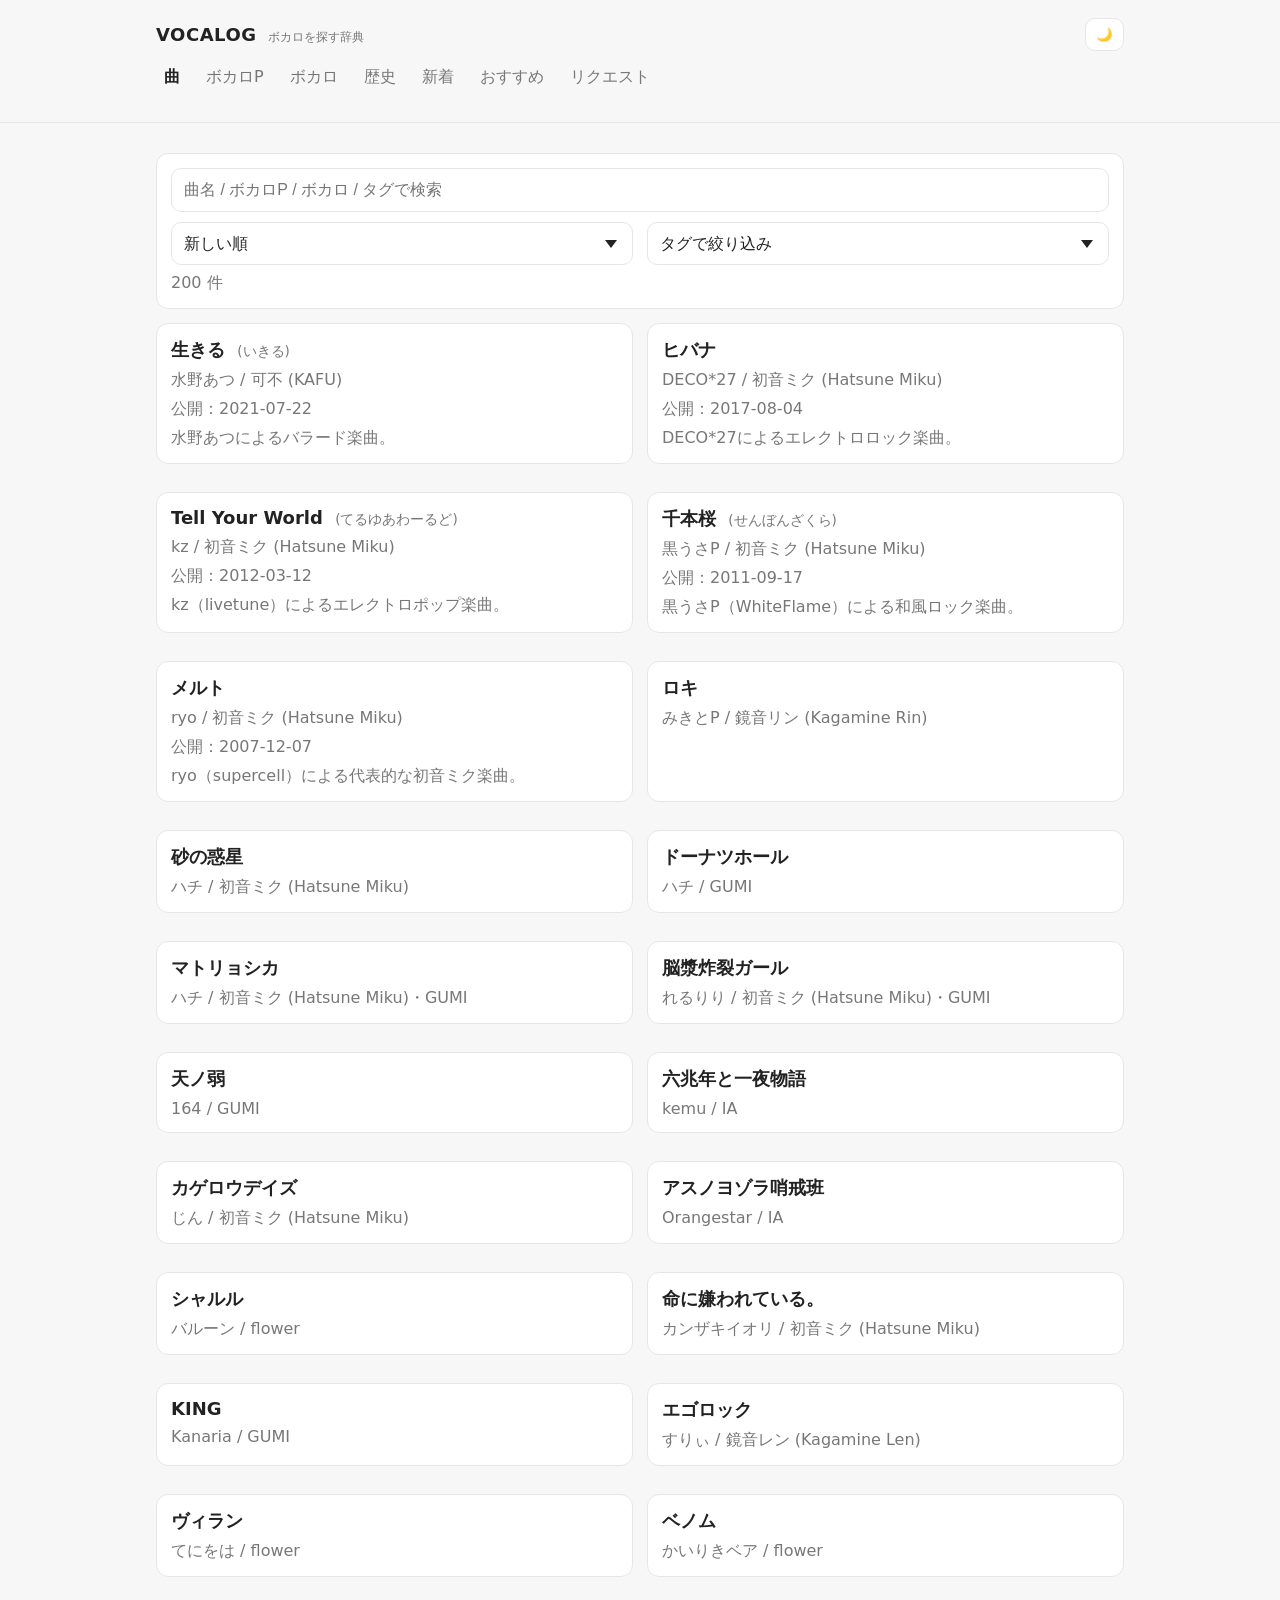
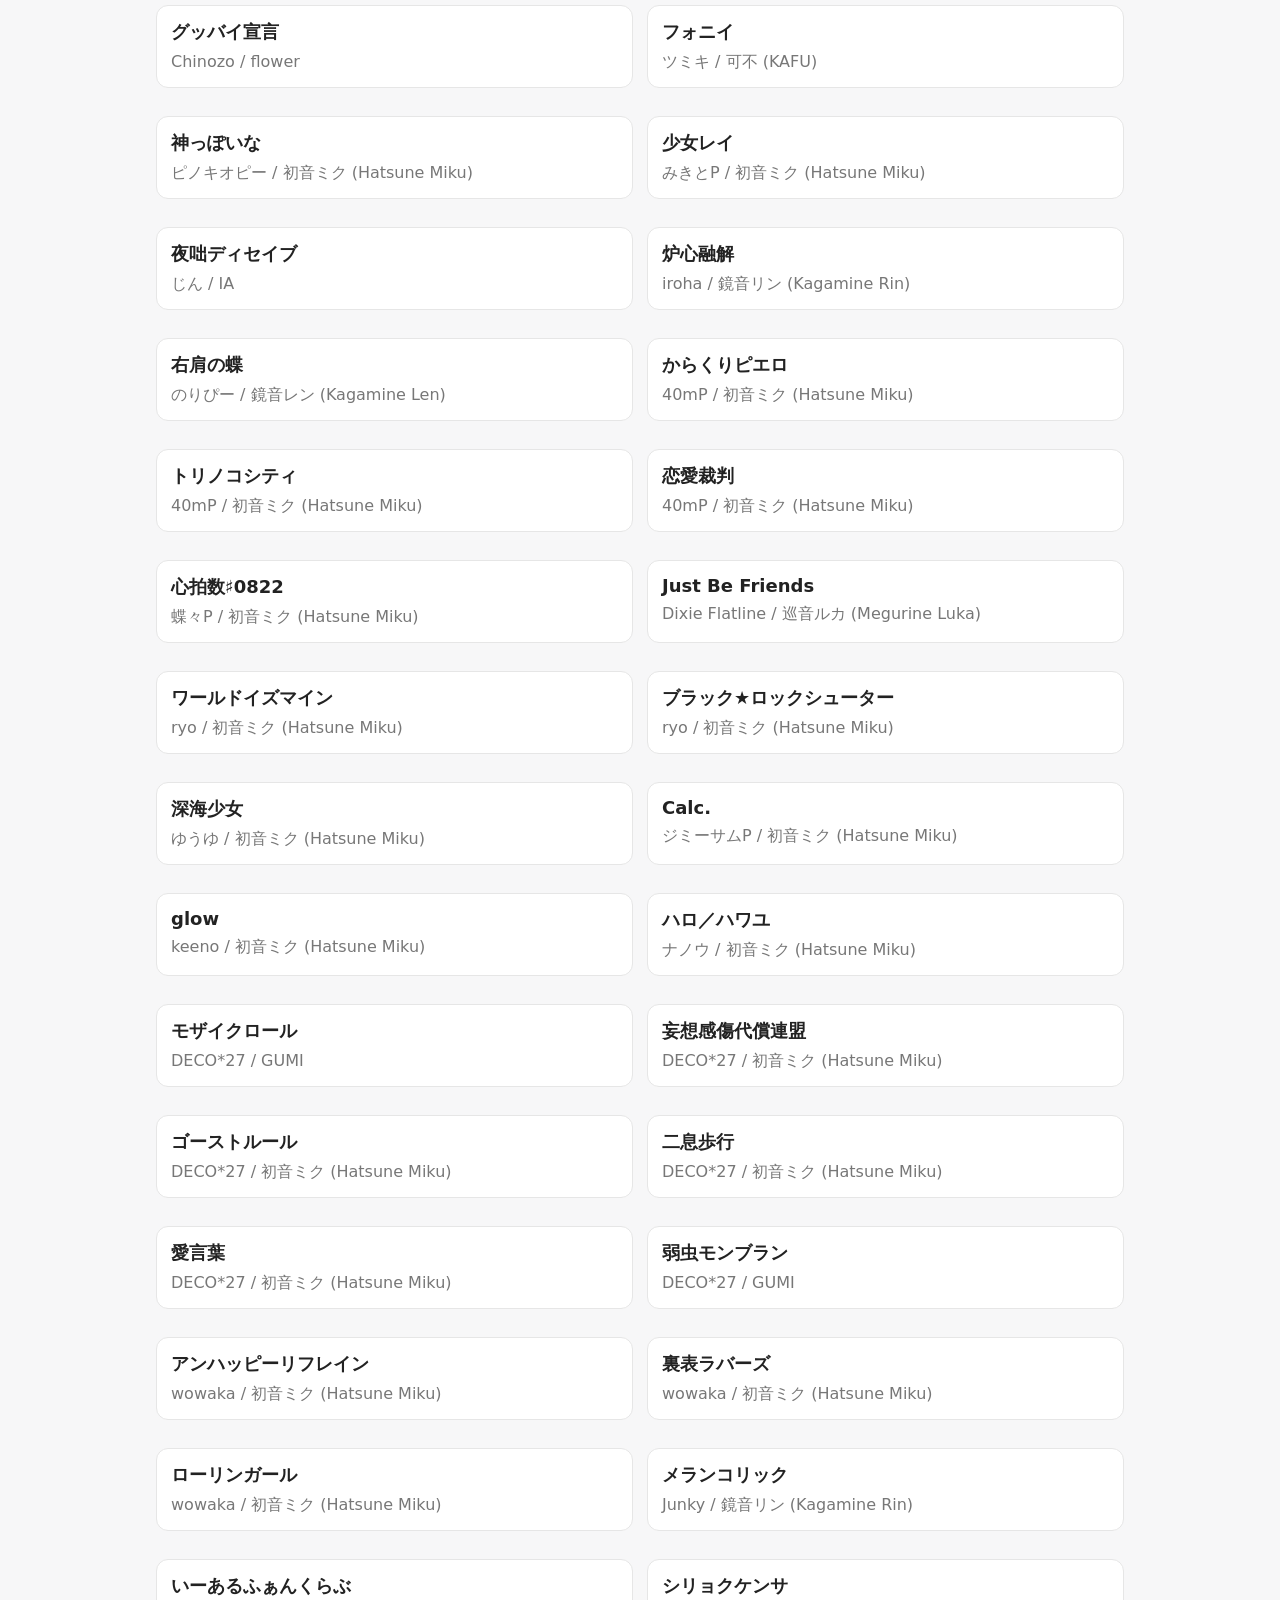
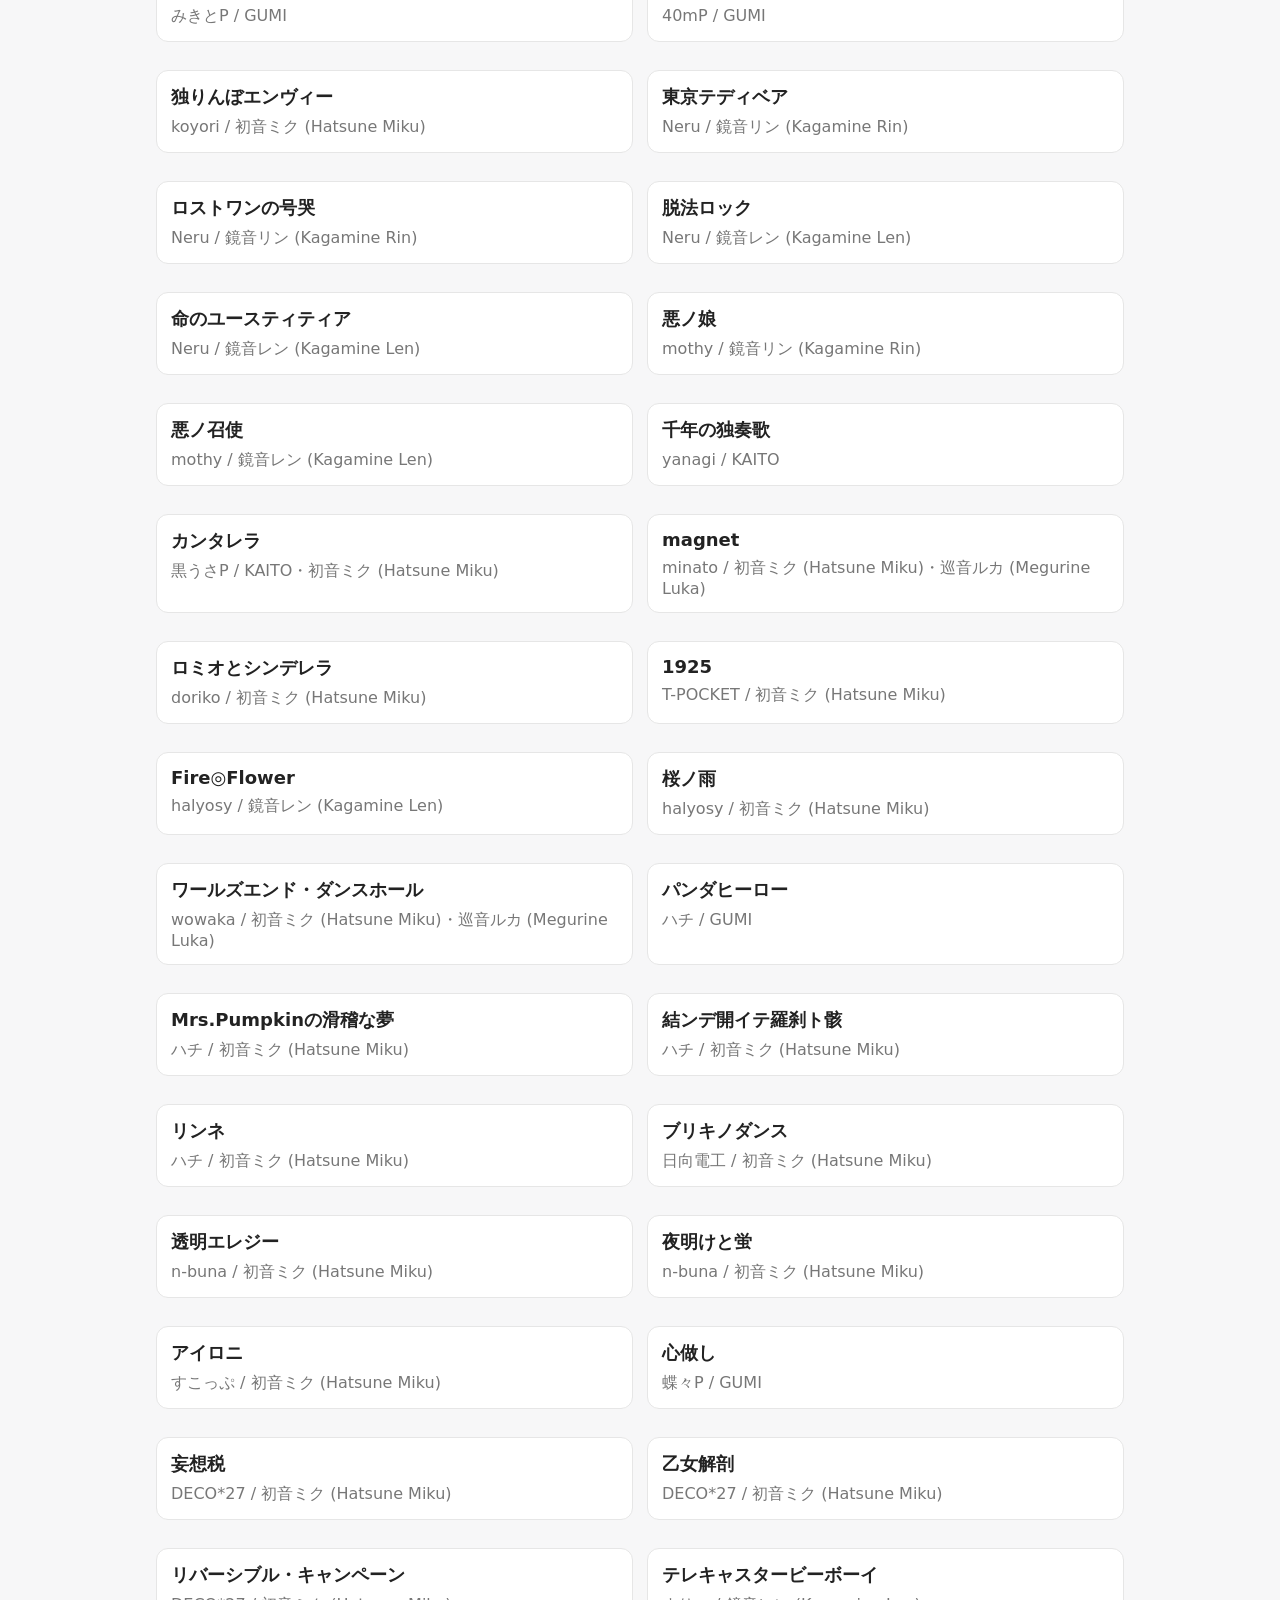
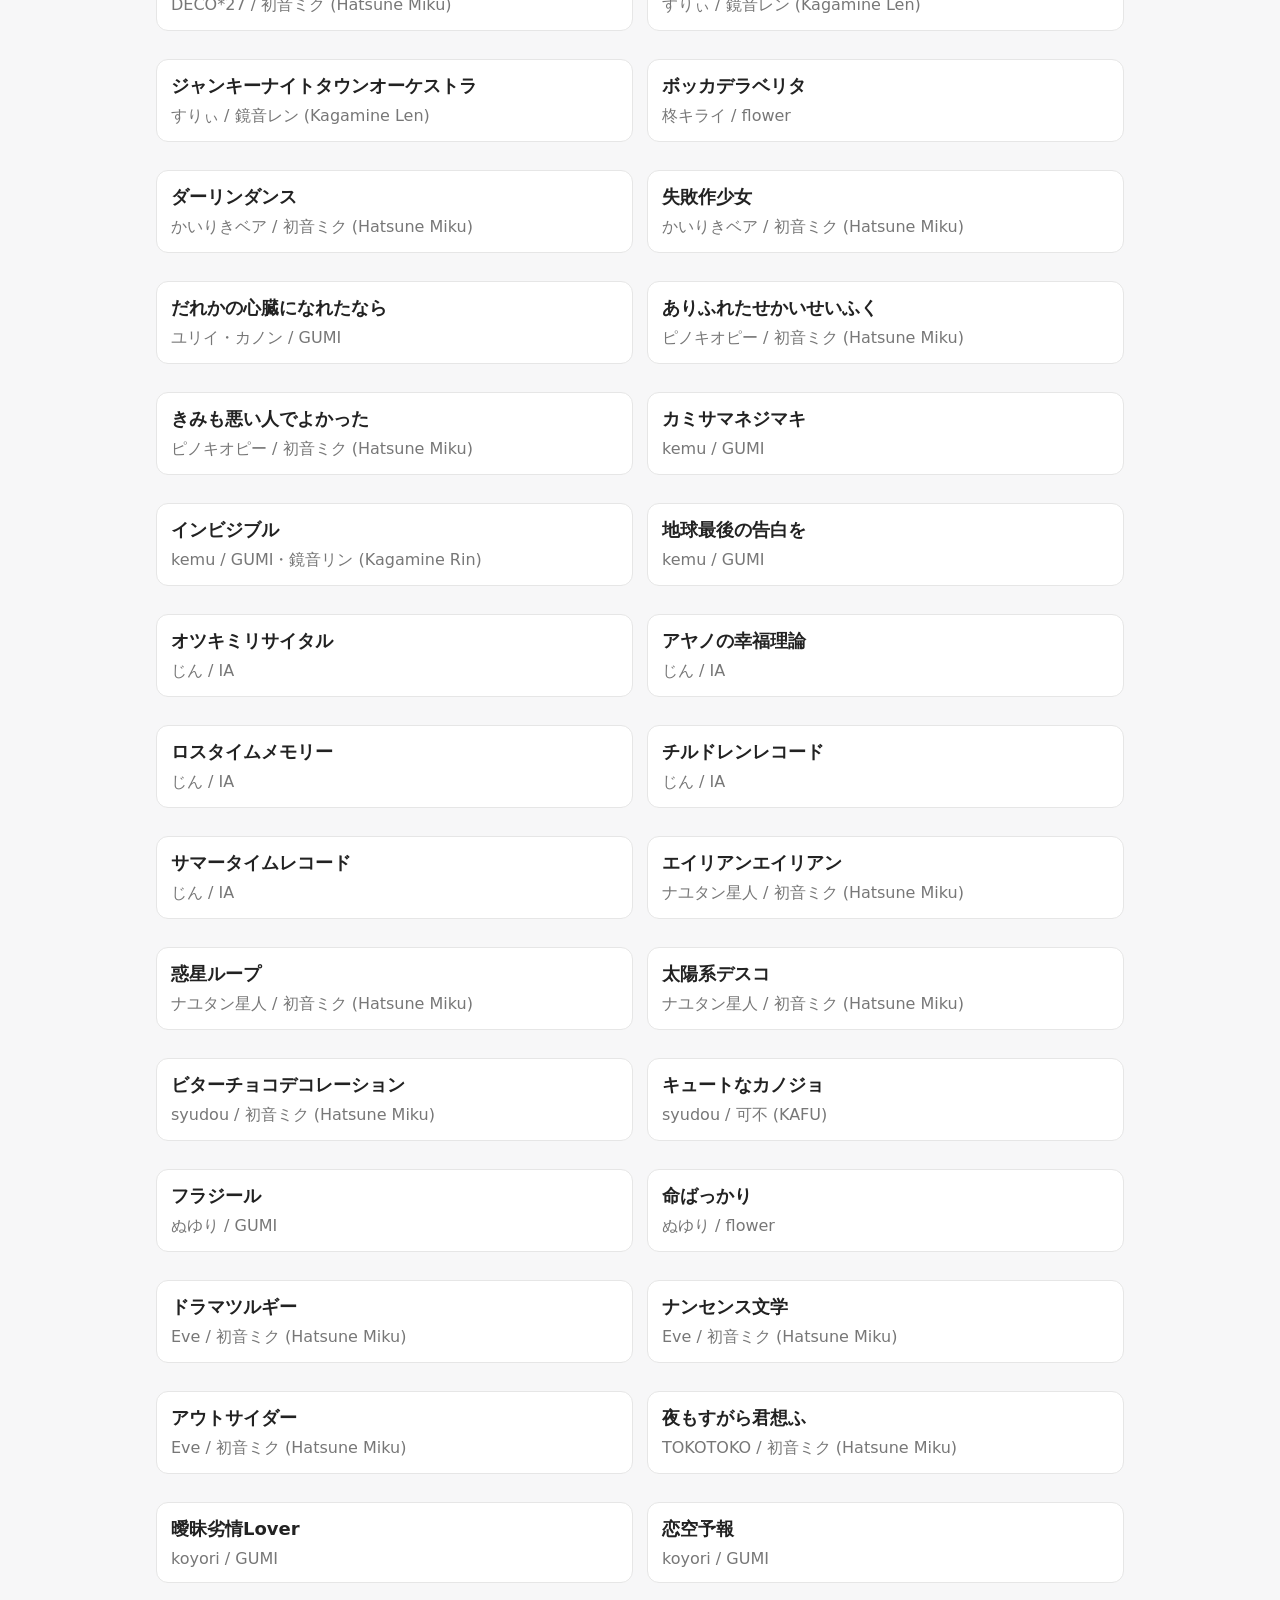
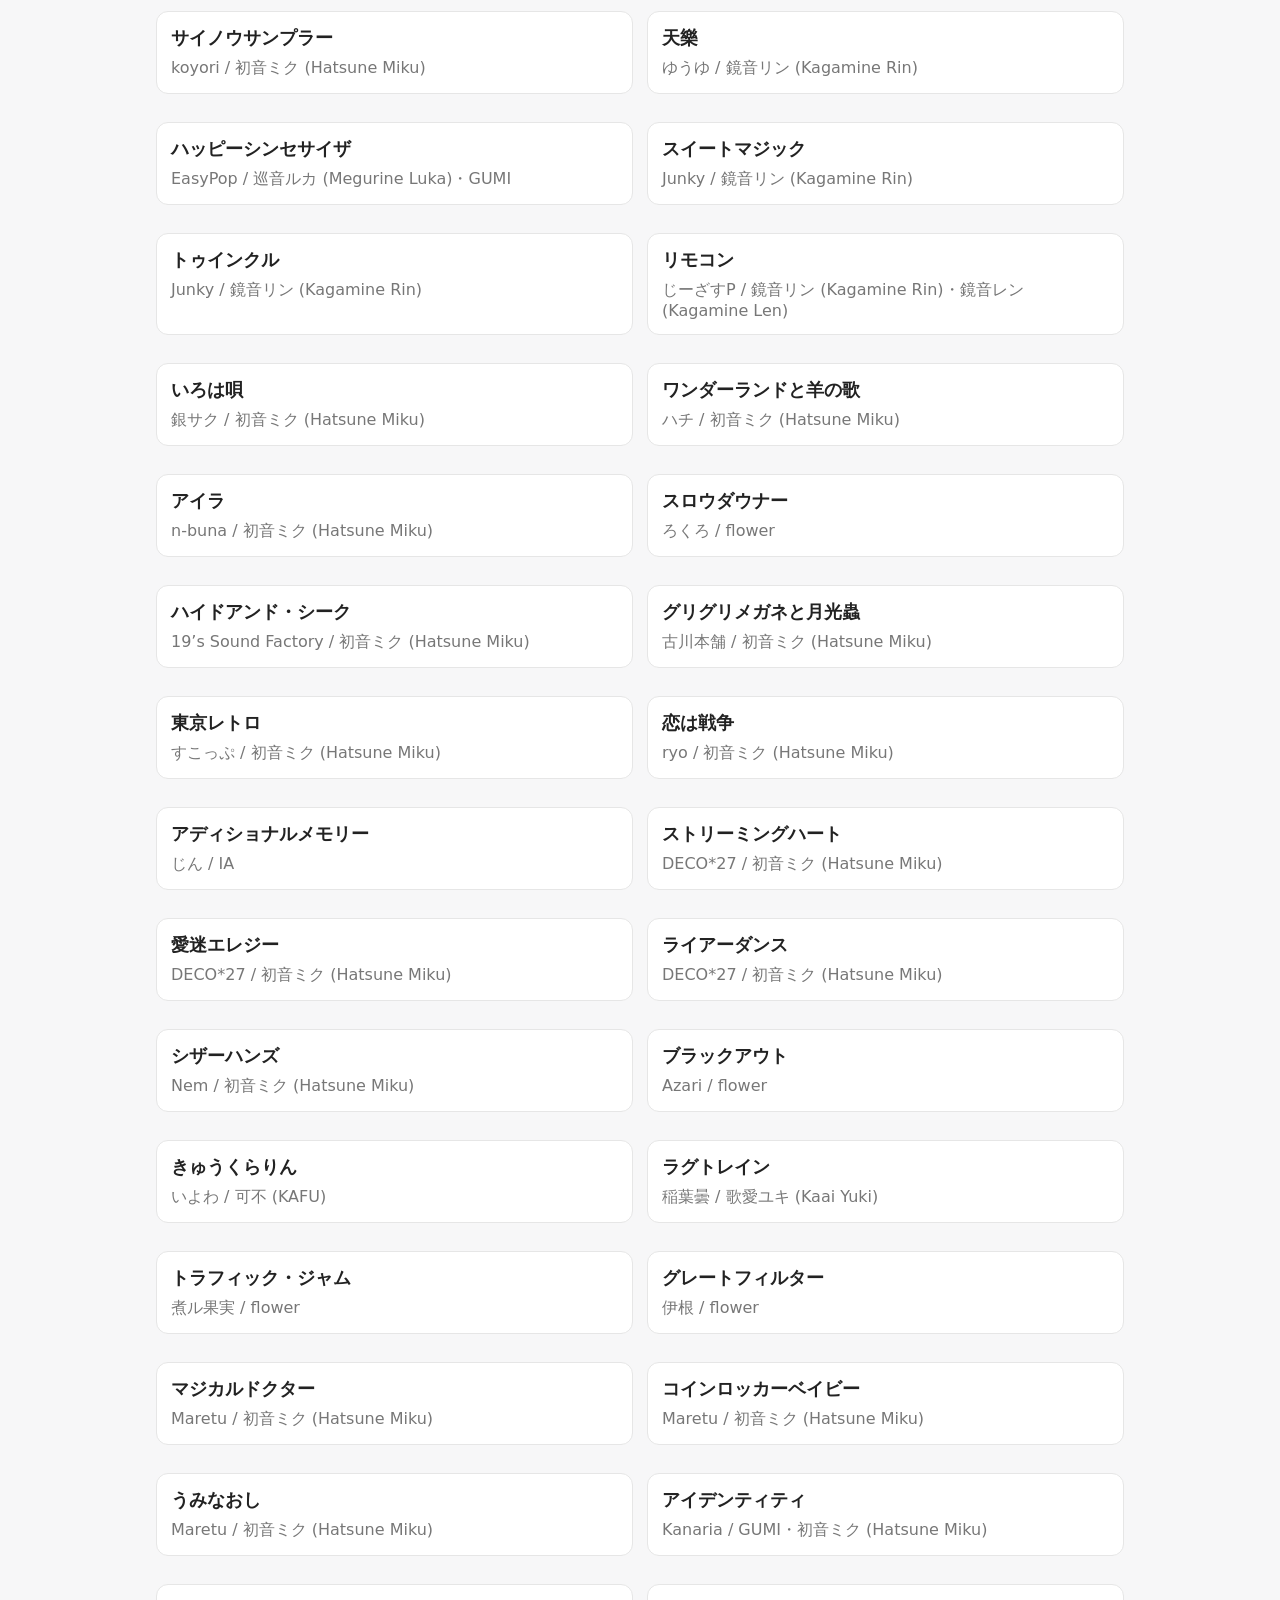
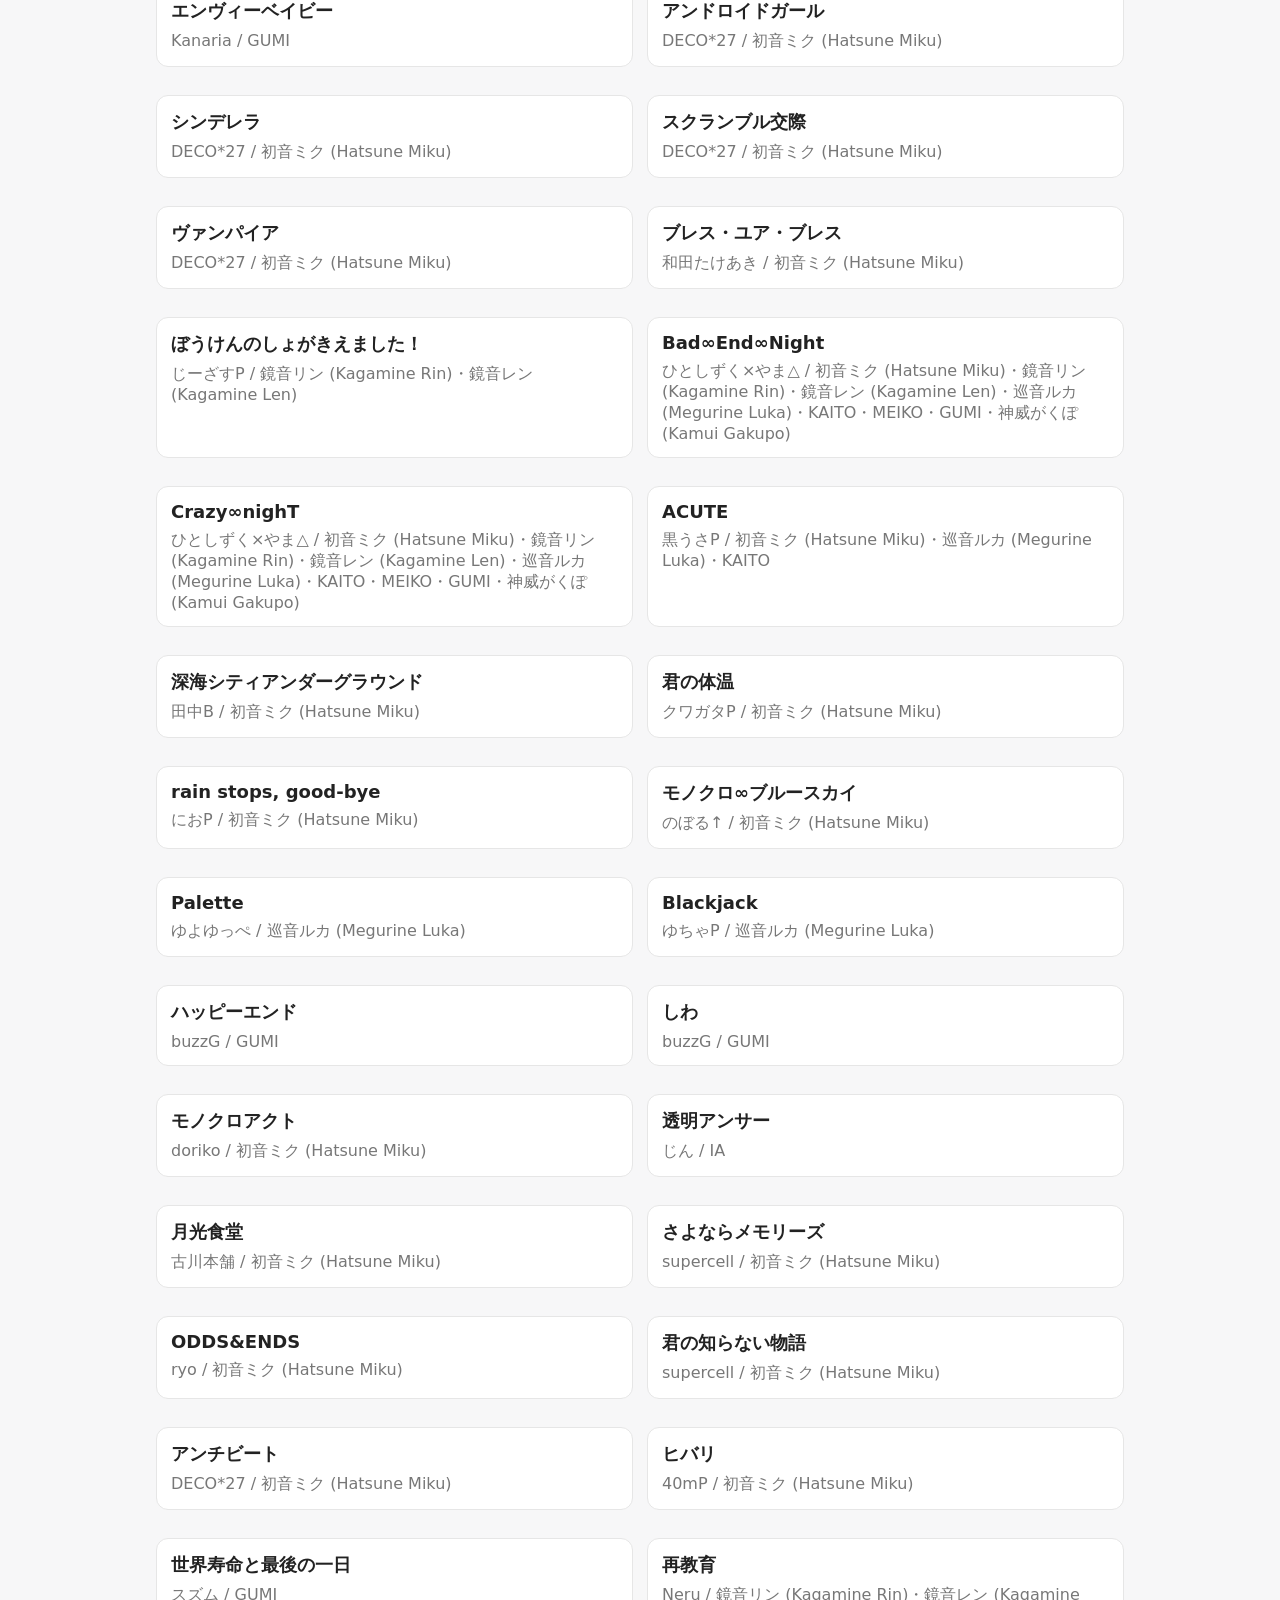
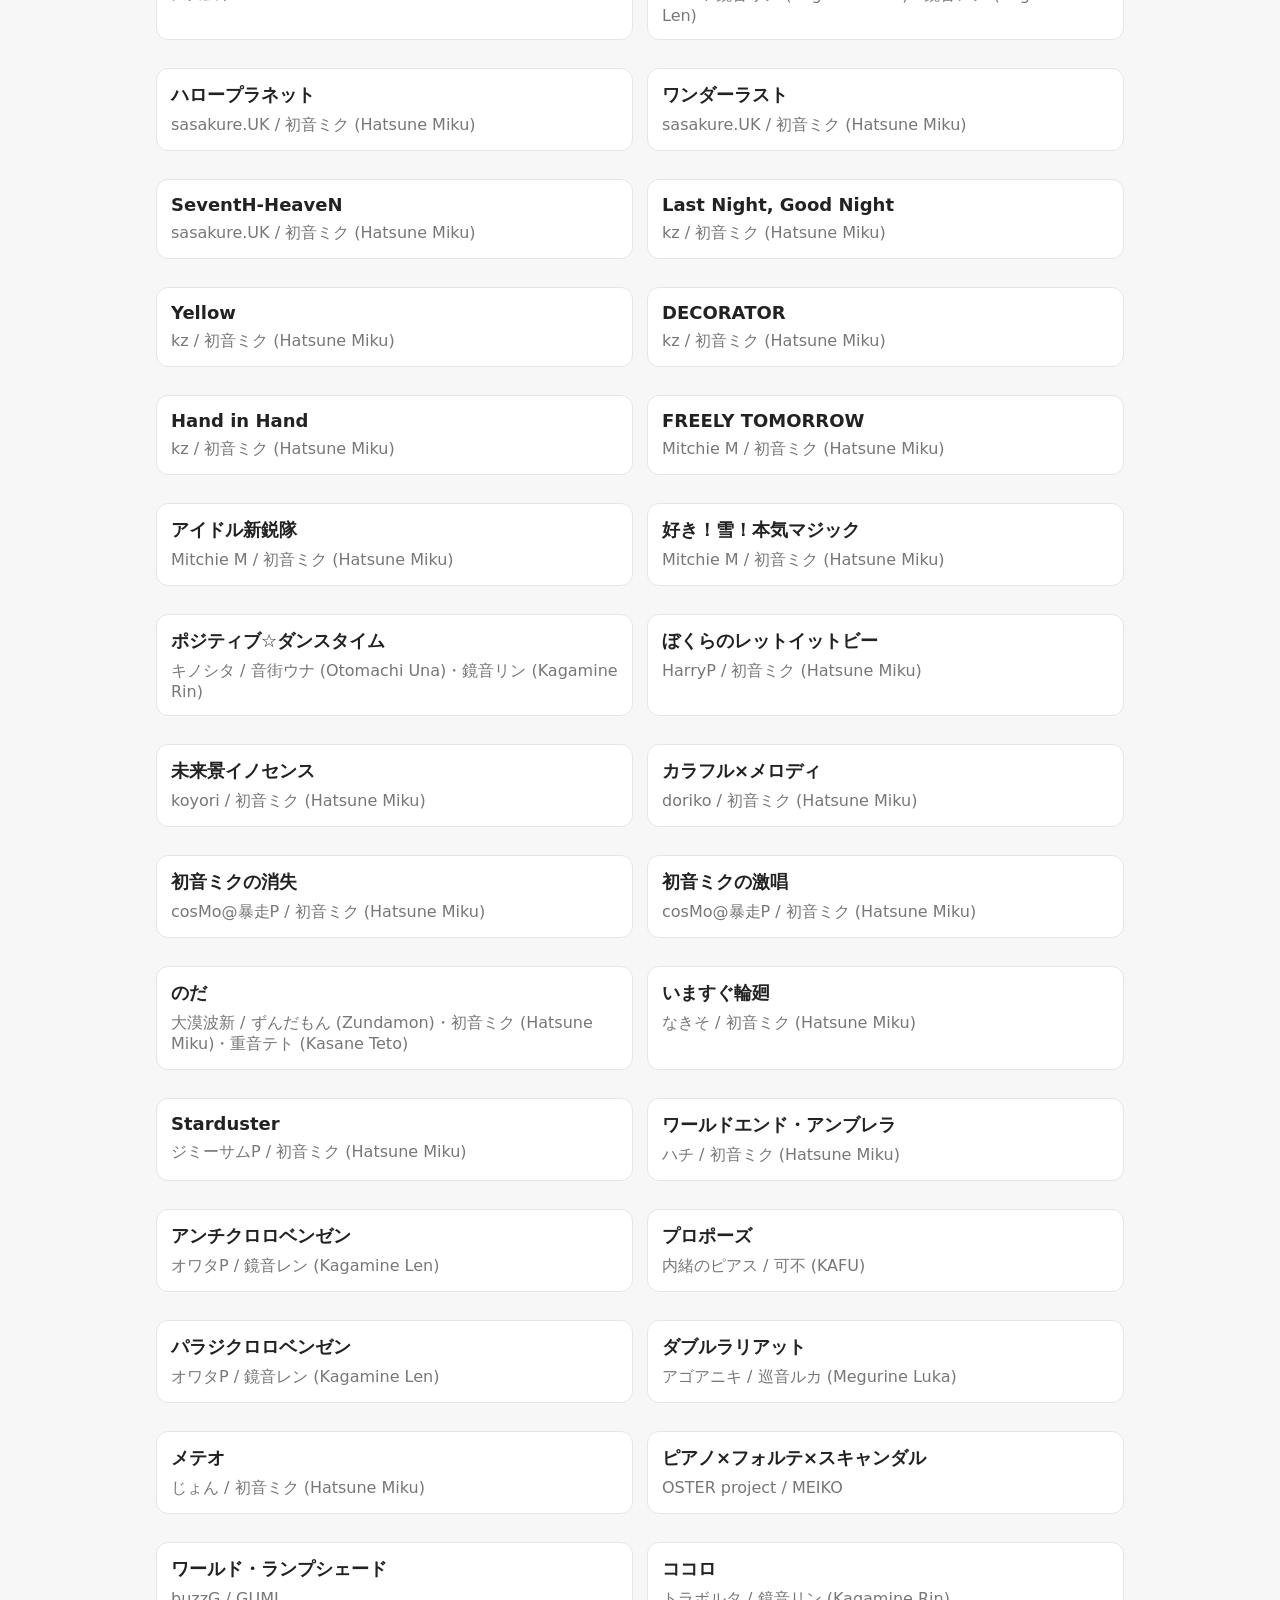
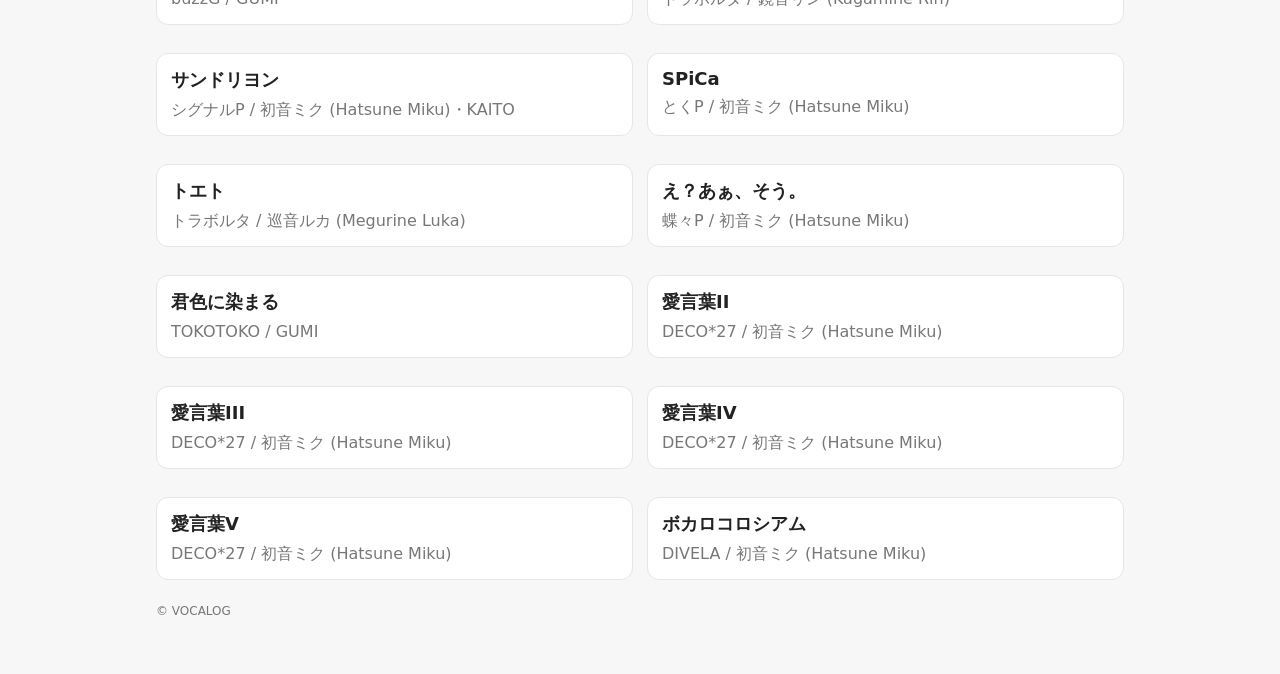
<file: index.html>
<!doctype html>
<html lang="ja" data-theme="light">
<head>
  <meta charset="utf-8" />
  <meta name="viewport" content="width=device-width, initial-scale=1" />
  <title>VOCALOG</title>
  <link rel="stylesheet" href="./styles.css" />
</head>
<body>
  <div id="header"></div>

  <main class="wrap">
    <div class="card">
      <input id="q" class="input" placeholder="曲名 / ボカロP / ボカロ / タグで検索" />
      <div class="row" style="margin-top:10px;">
        <select id="sort">
          <option value="new">新しい順</option>
          <option value="old">古い順</option>
          <option value="az">タイトル順</option>
        </select>
        <select id="tag">
          <option value="">タグで絞り込み</option>
        </select>
      </div>
      <p class="muted" id="count"></p>
    </div>
     
    <div id="list" class="grid"></div>
    <div class="footer">© VOCALOG</div>
  </main>

  <script src="./theme.js"></script>
  <script type="module" src="./songlist.js"></script>
</body>
</html>
</file>
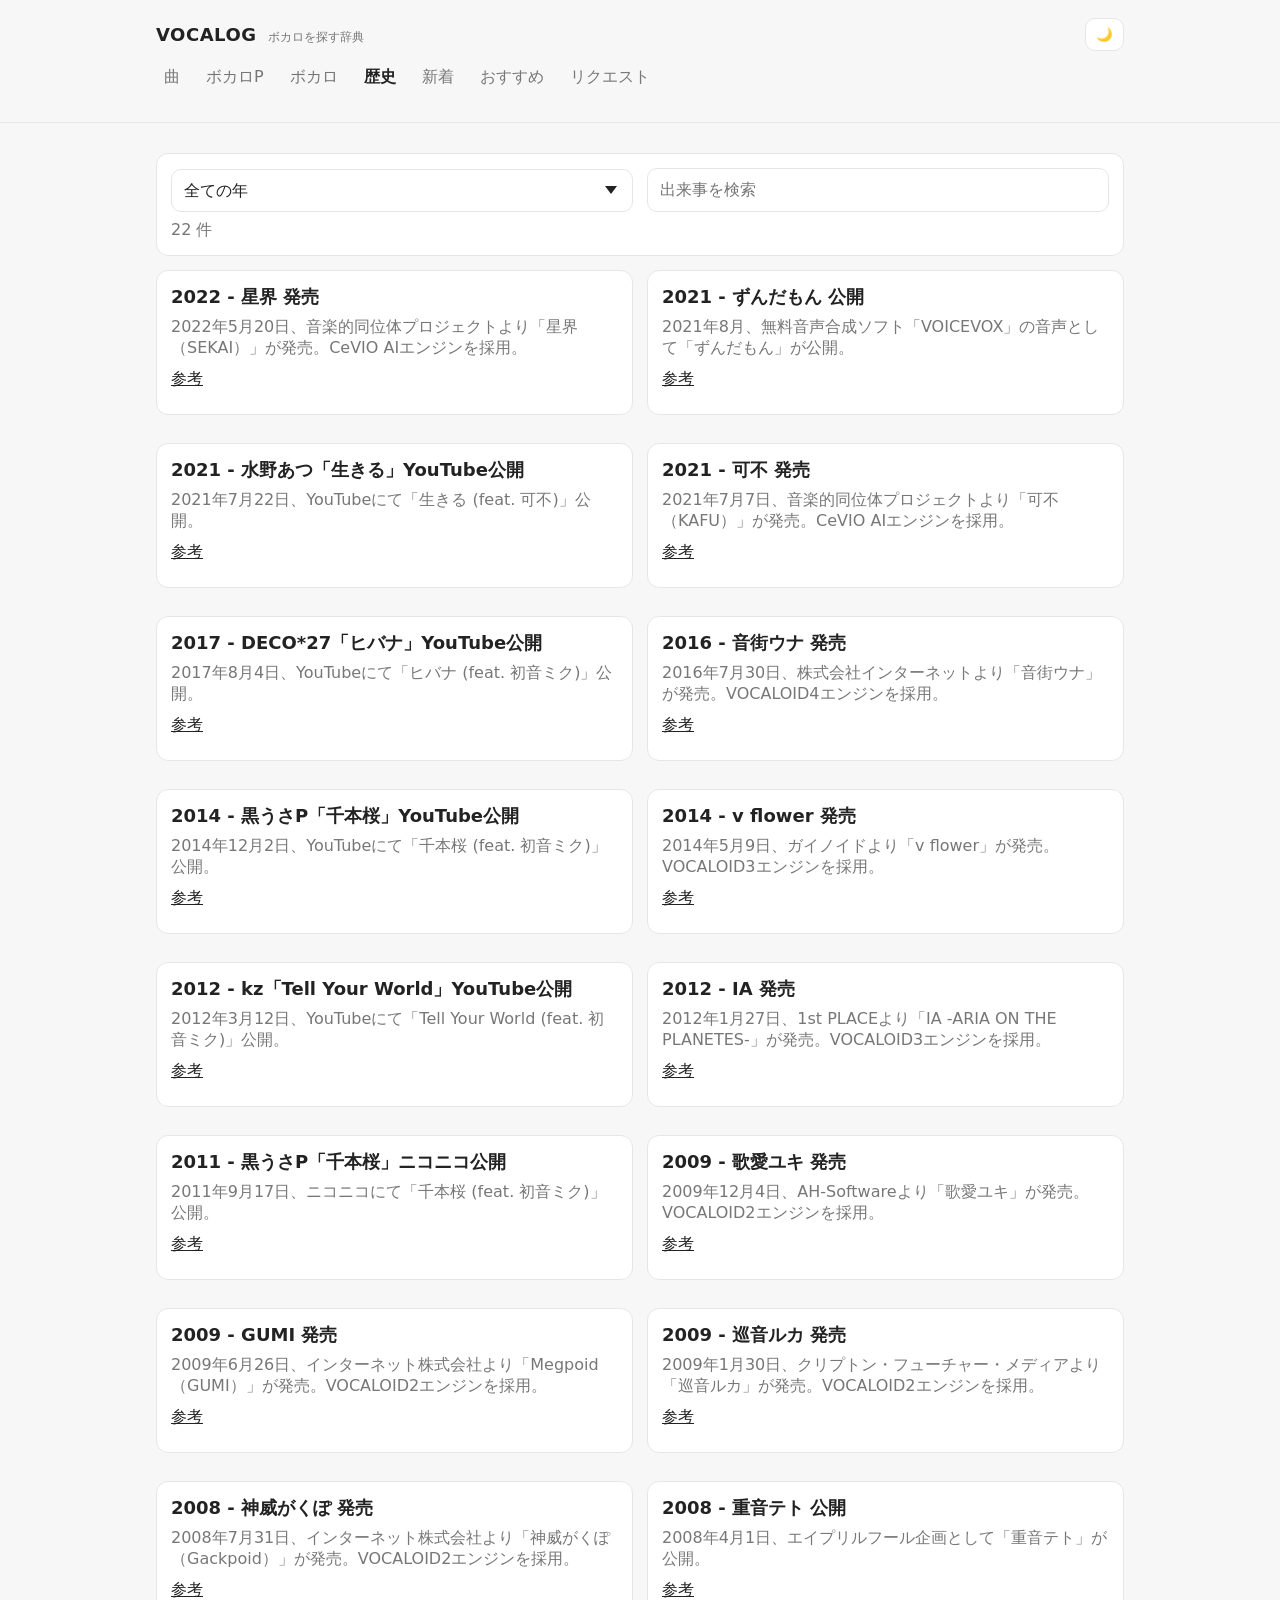
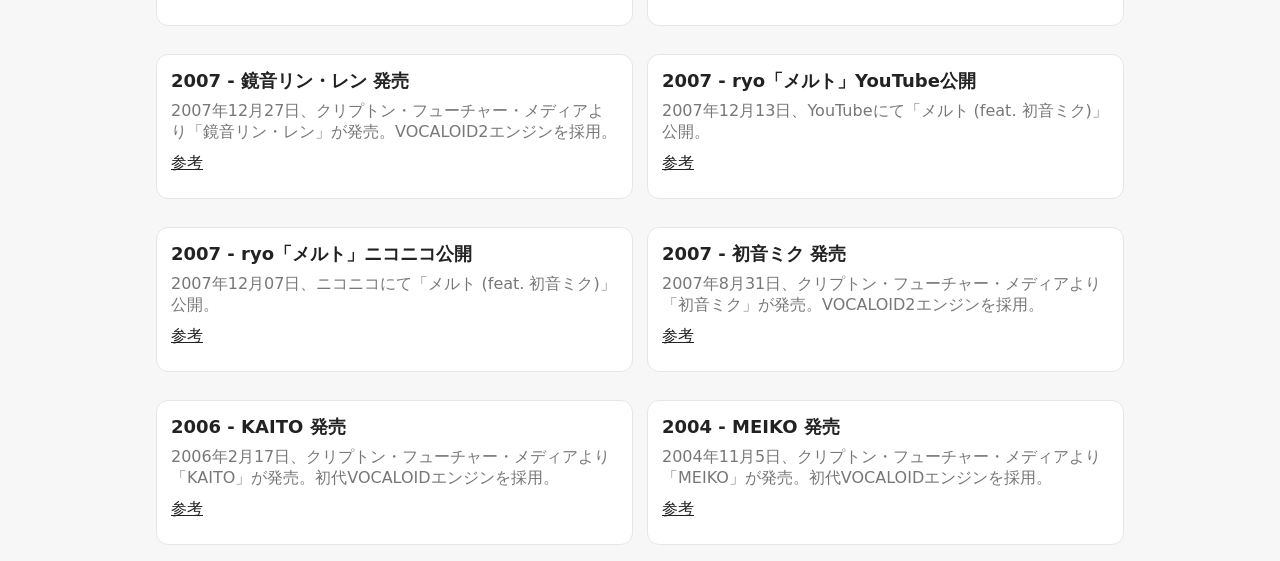
<file: history.html>
<!doctype html>
<html lang="ja" data-theme="light">
<head>
  <meta charset="utf-8" />
  <meta name="viewport" content="width=device-width, initial-scale=1" />
  <title>歴史 - VOCALOG</title>
  <link rel="stylesheet" href="./styles.css" />
</head>
<body>
  <div id="header"></div>

  <main class="wrap">
    <div class="card">
      <div class="row">
        <select id="year">
          <option value="">全ての年</option>
        </select>
        <input id="q" class="input" placeholder="出来事を検索" />
      </div>
      <p class="muted" id="count"></p>
    </div>

    <div id="list" class="grid"></div>
  </main>

  <script src="./theme.js"></script>
  <script type="module" src="./history.js"></script>
</body>
</html>
</file>
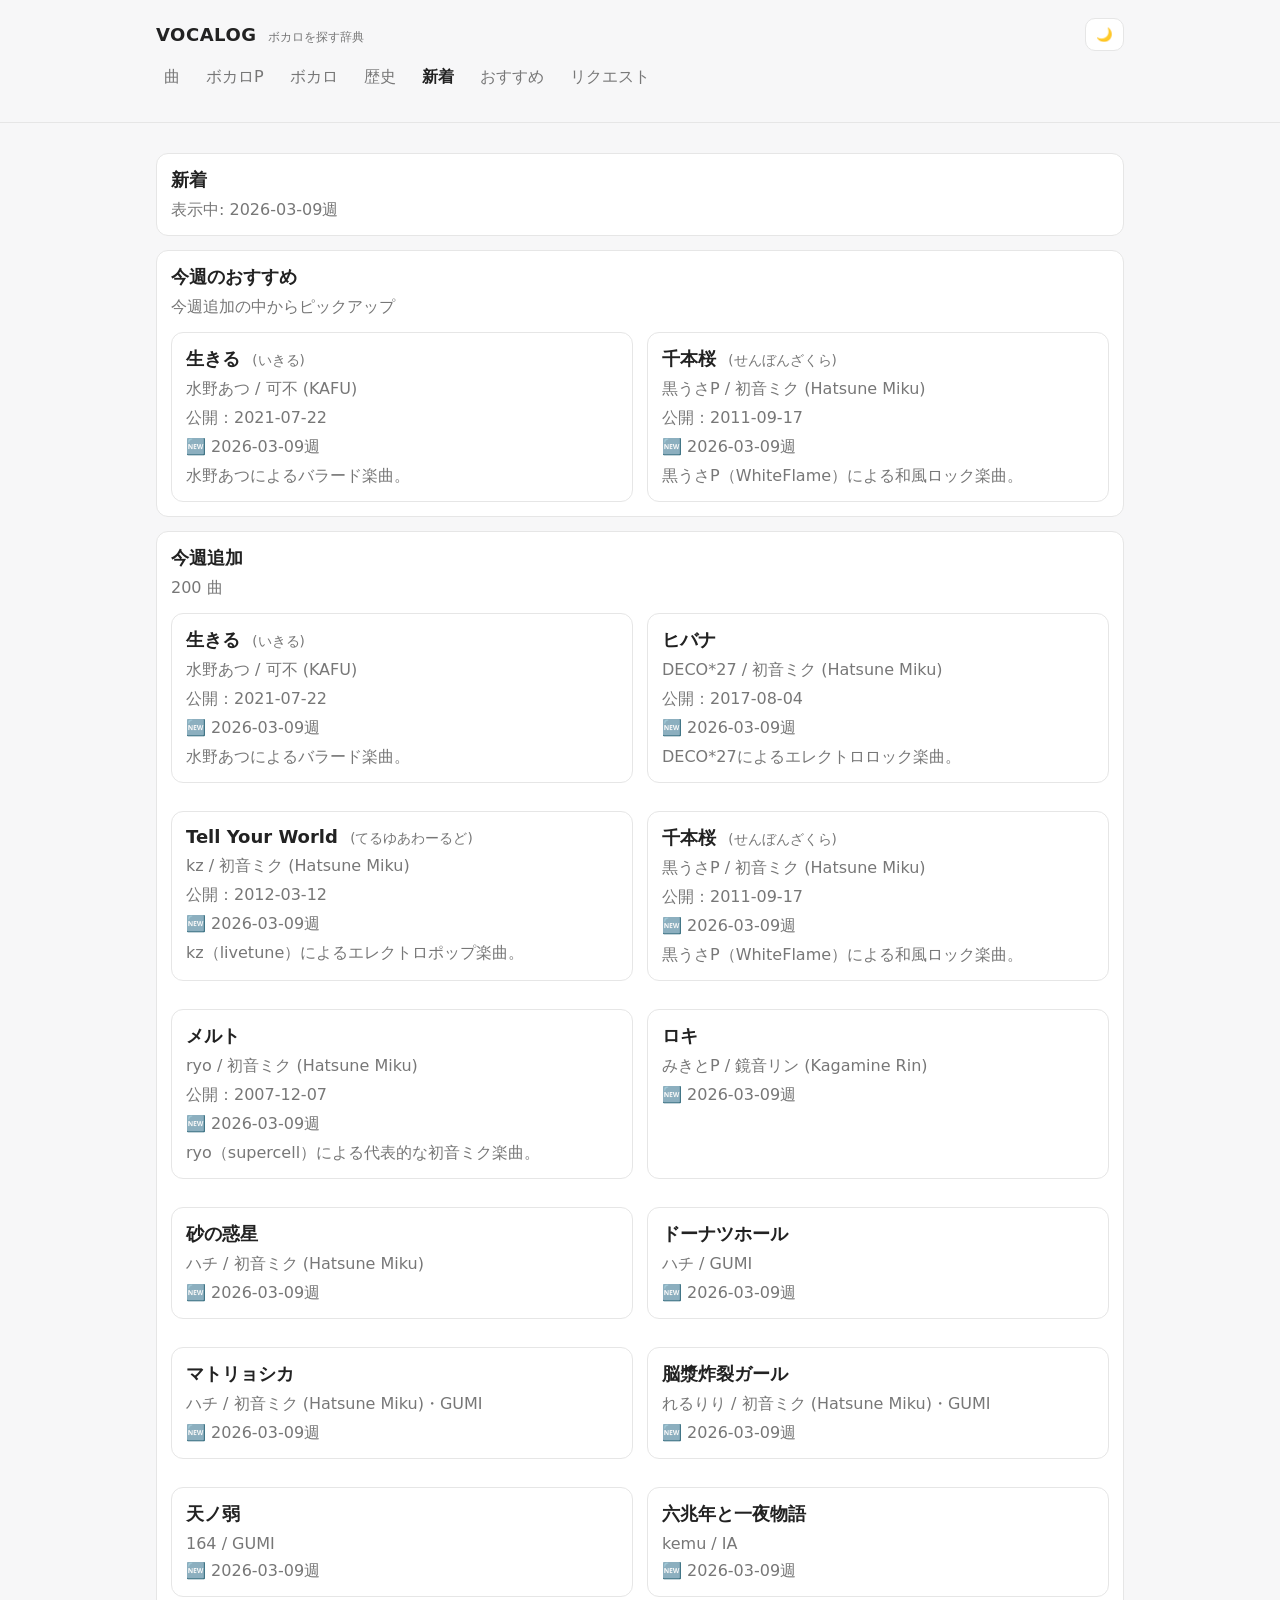
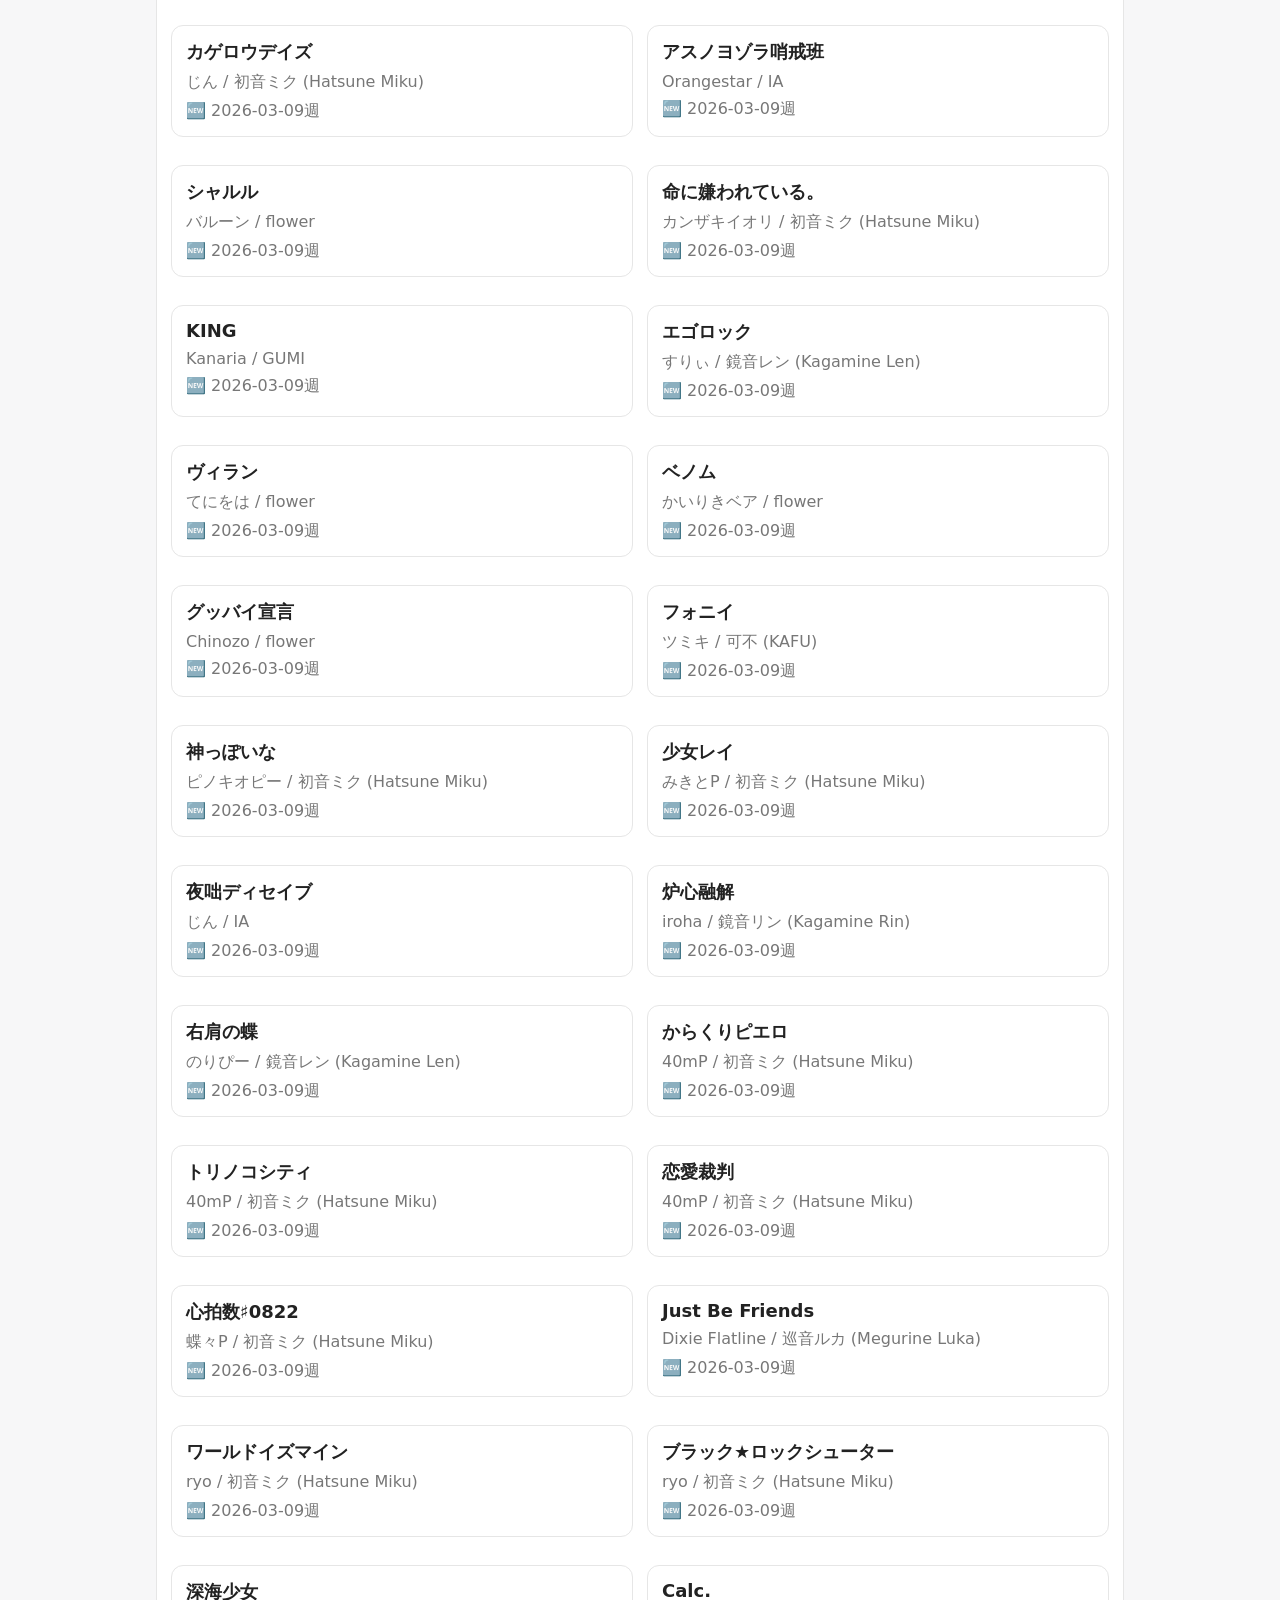
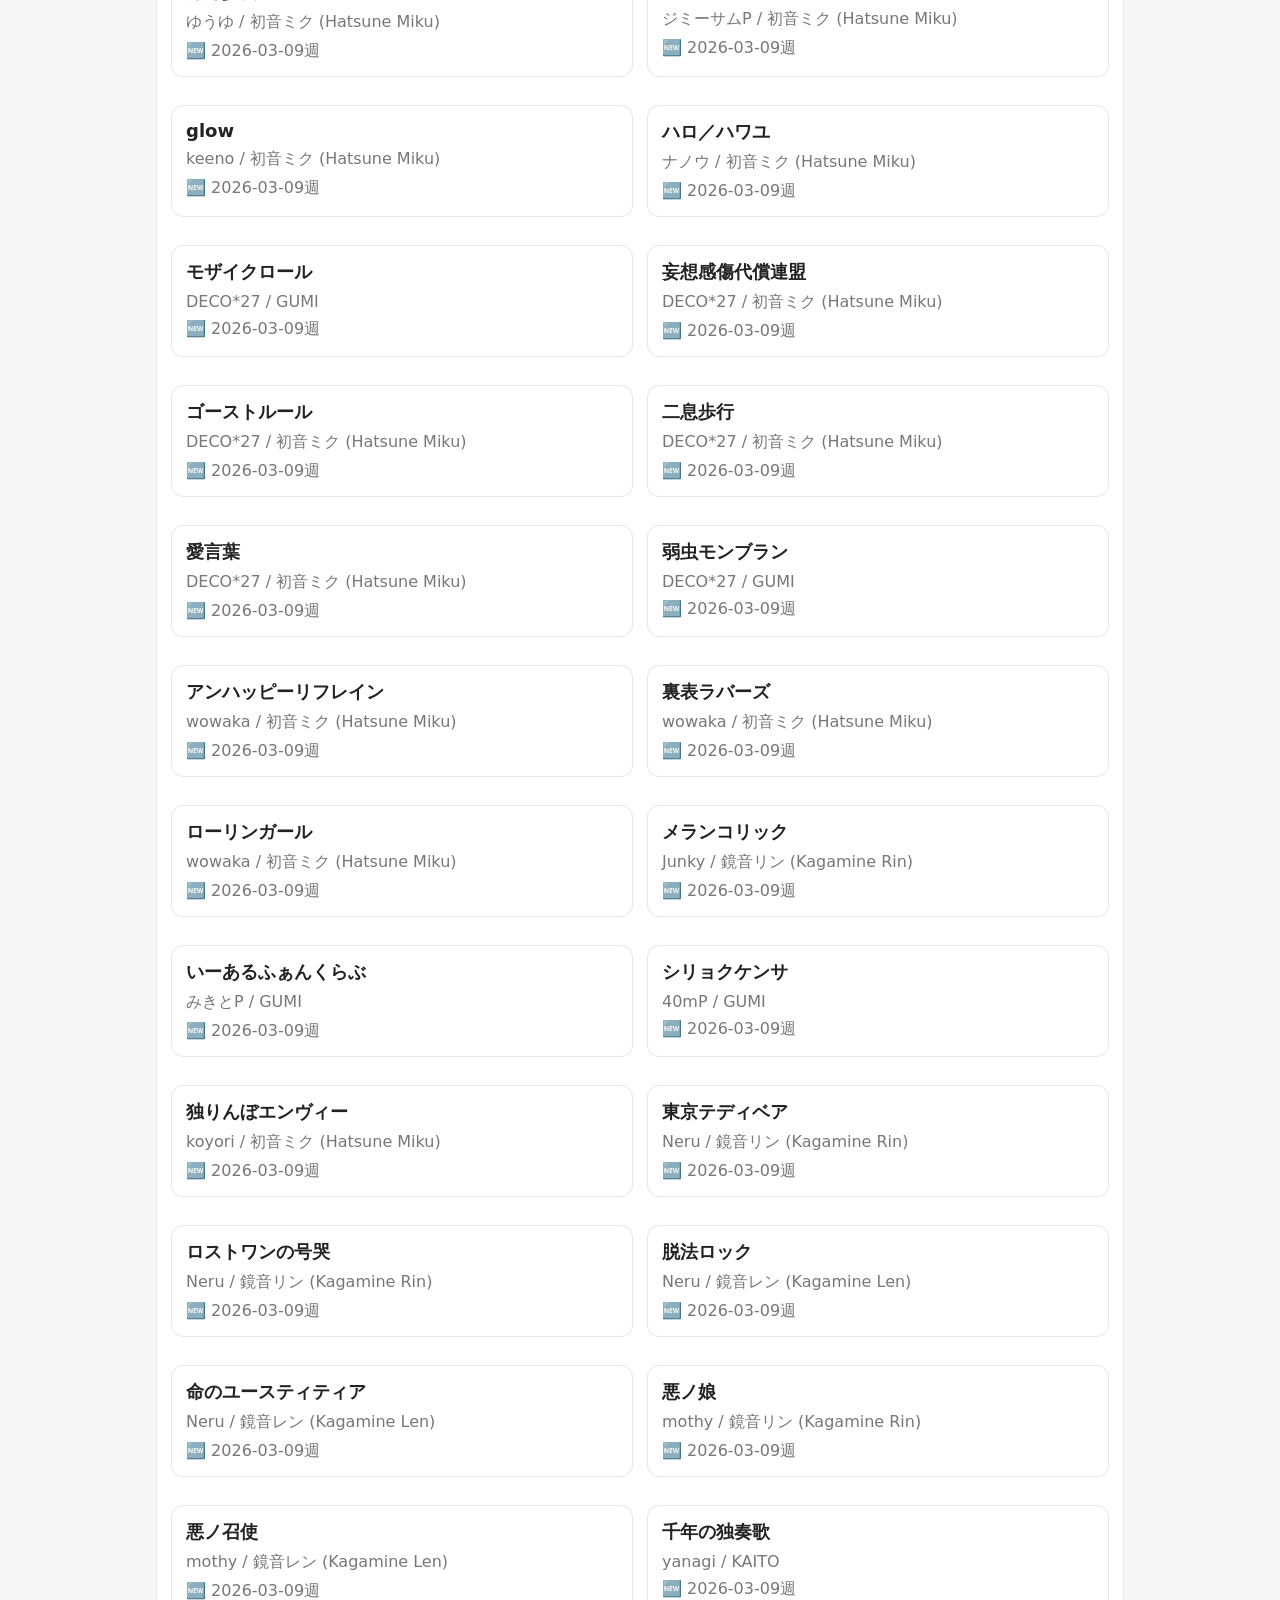
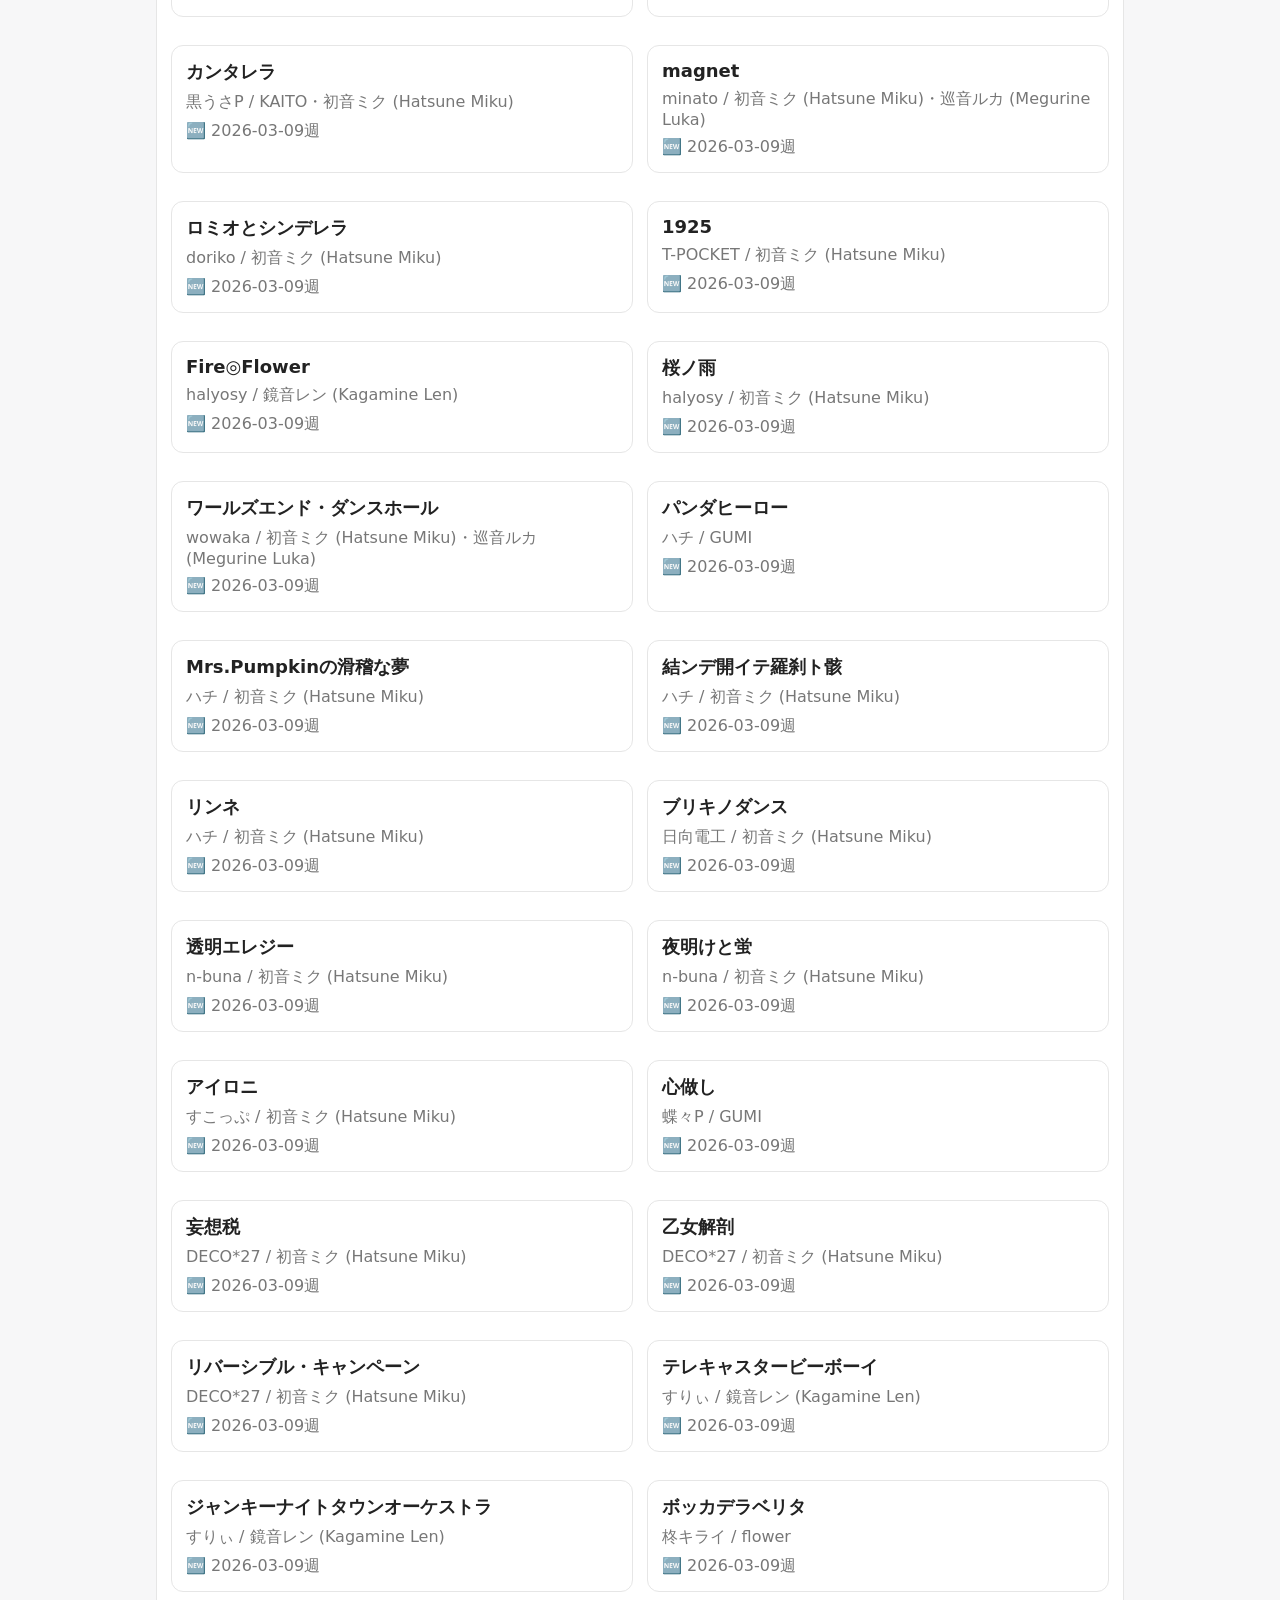
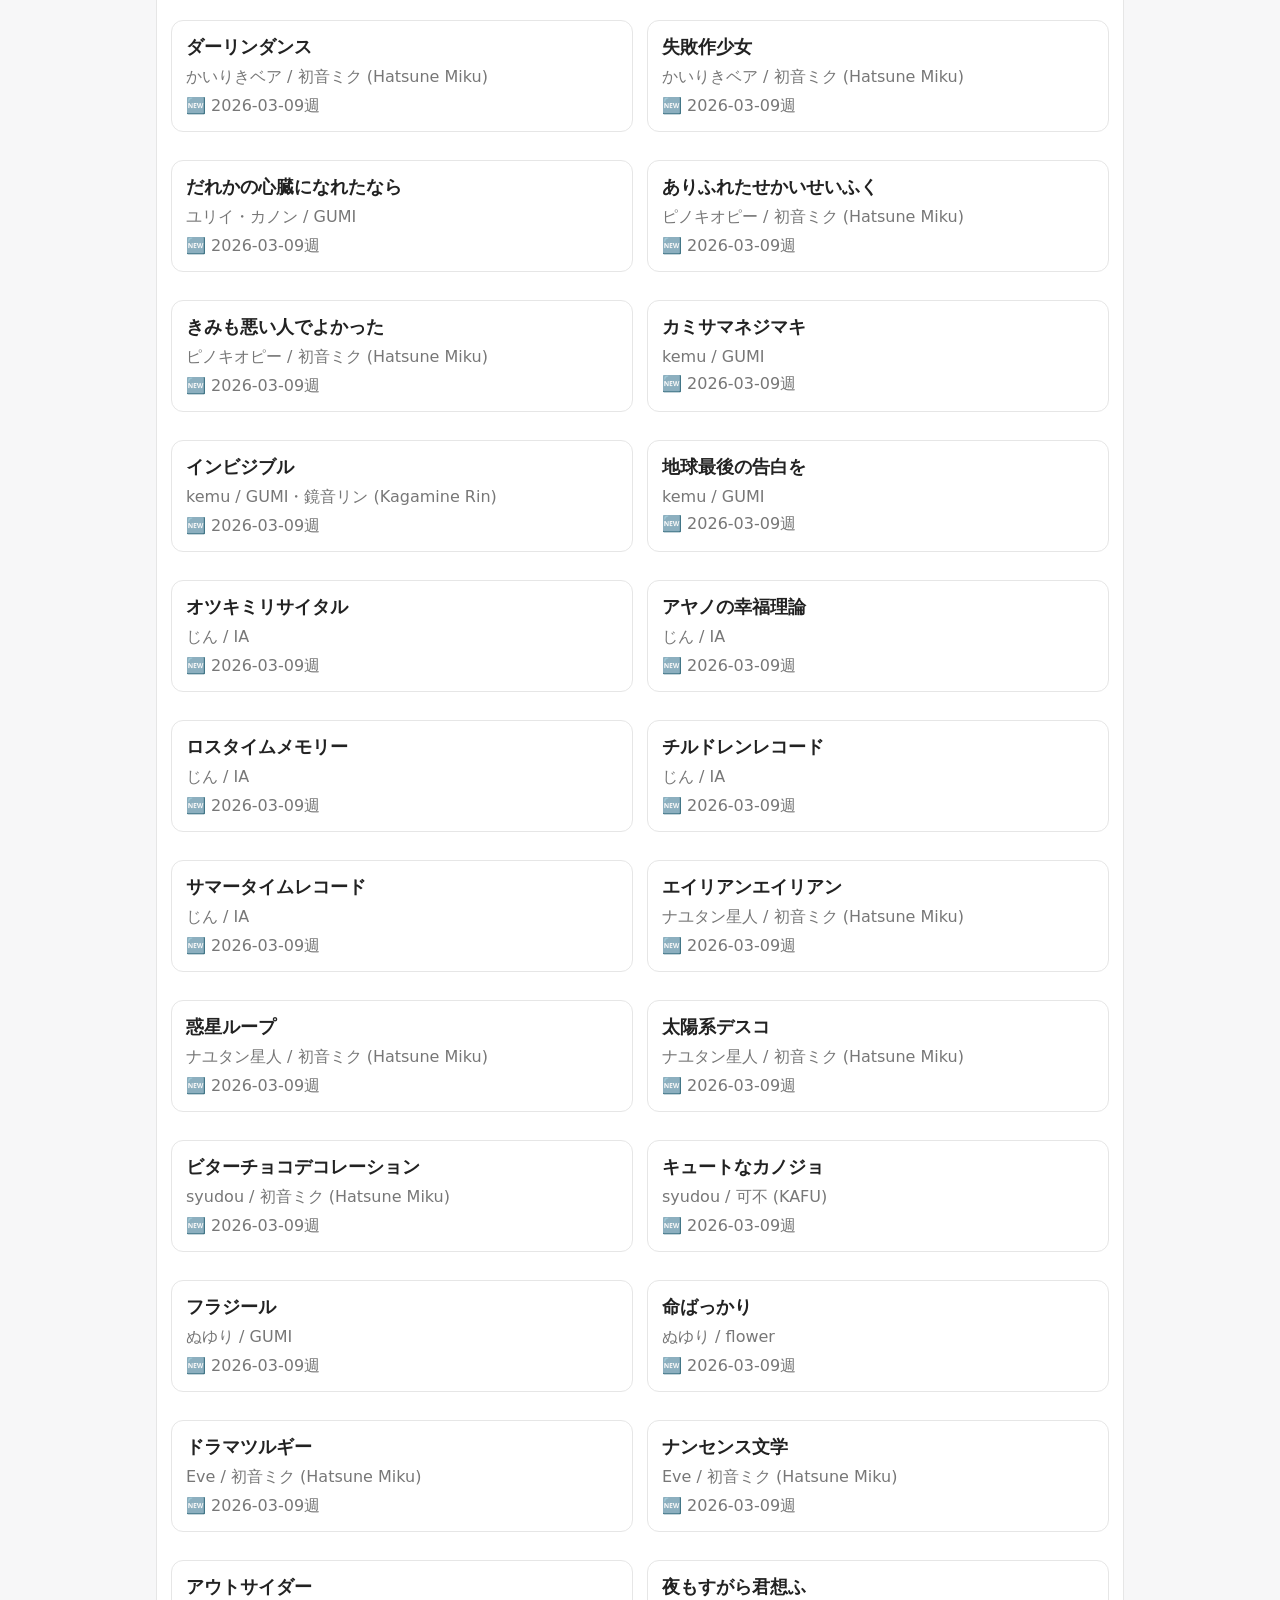
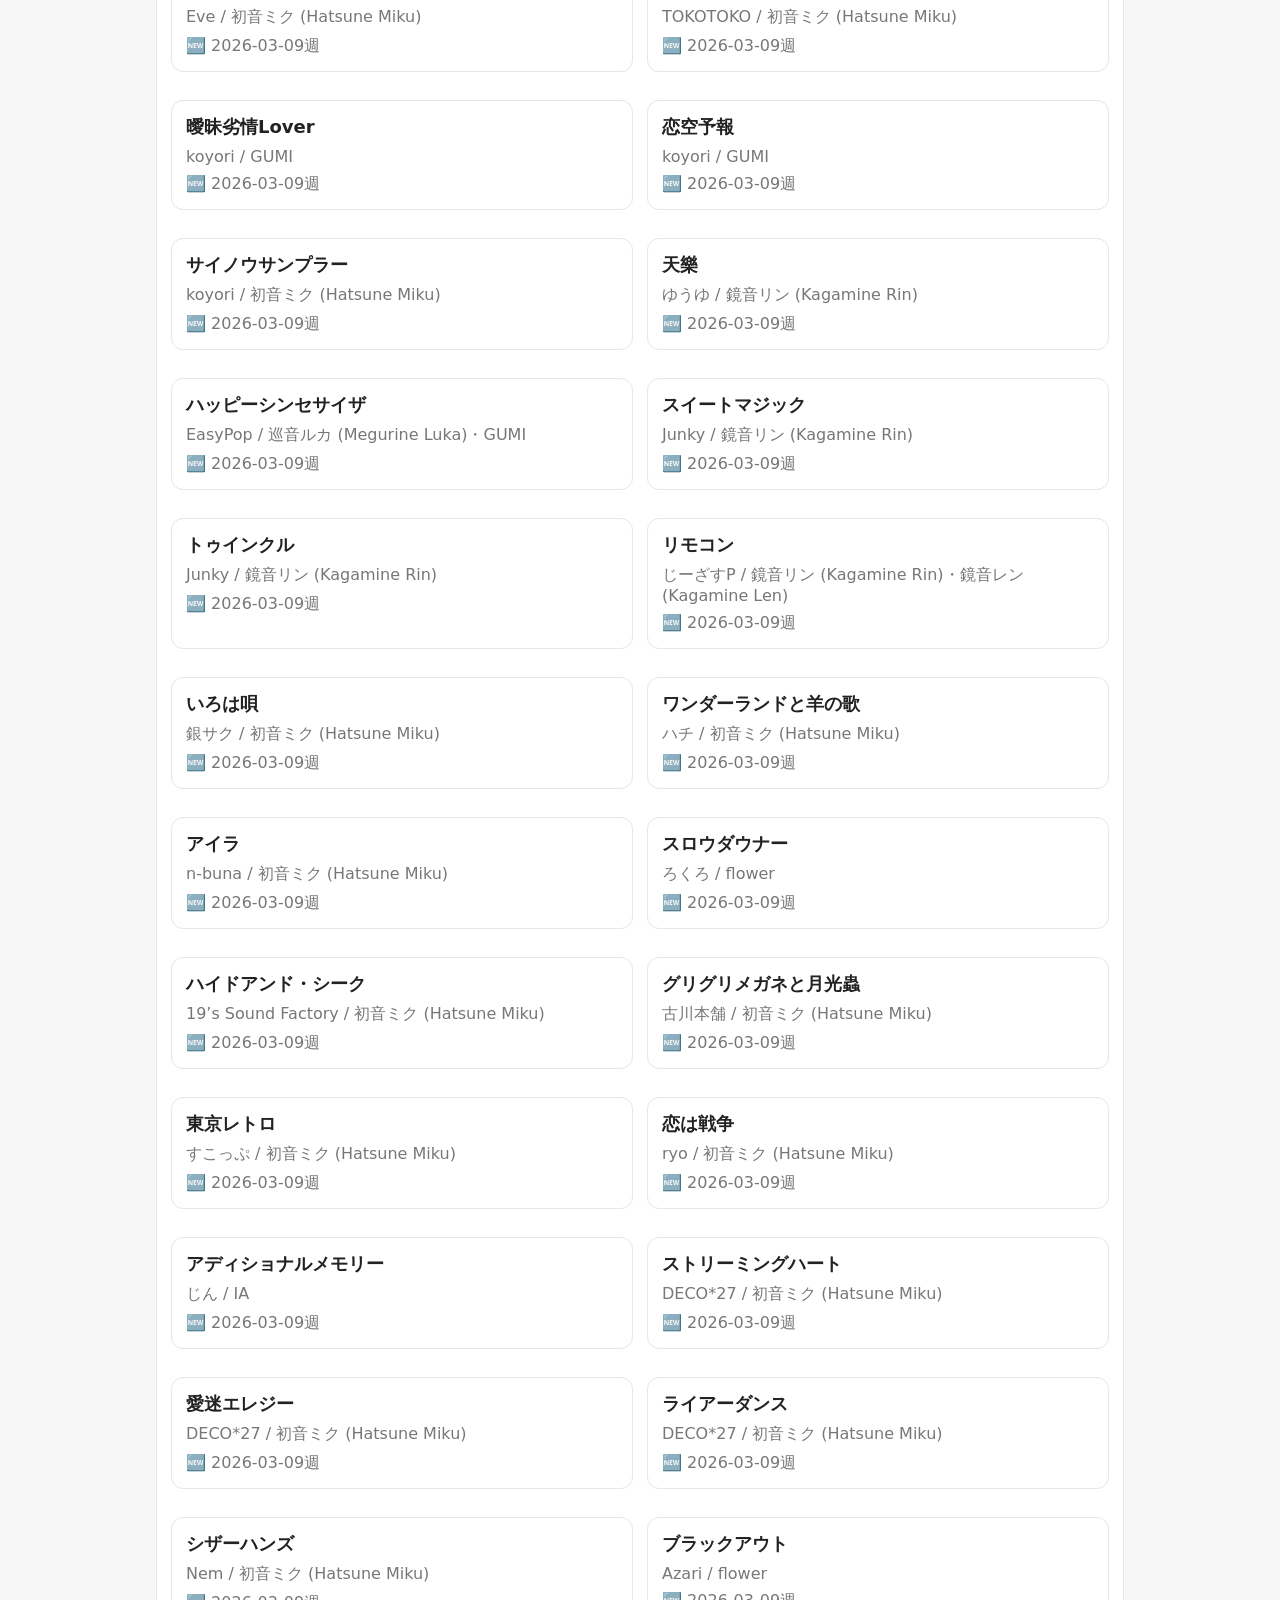
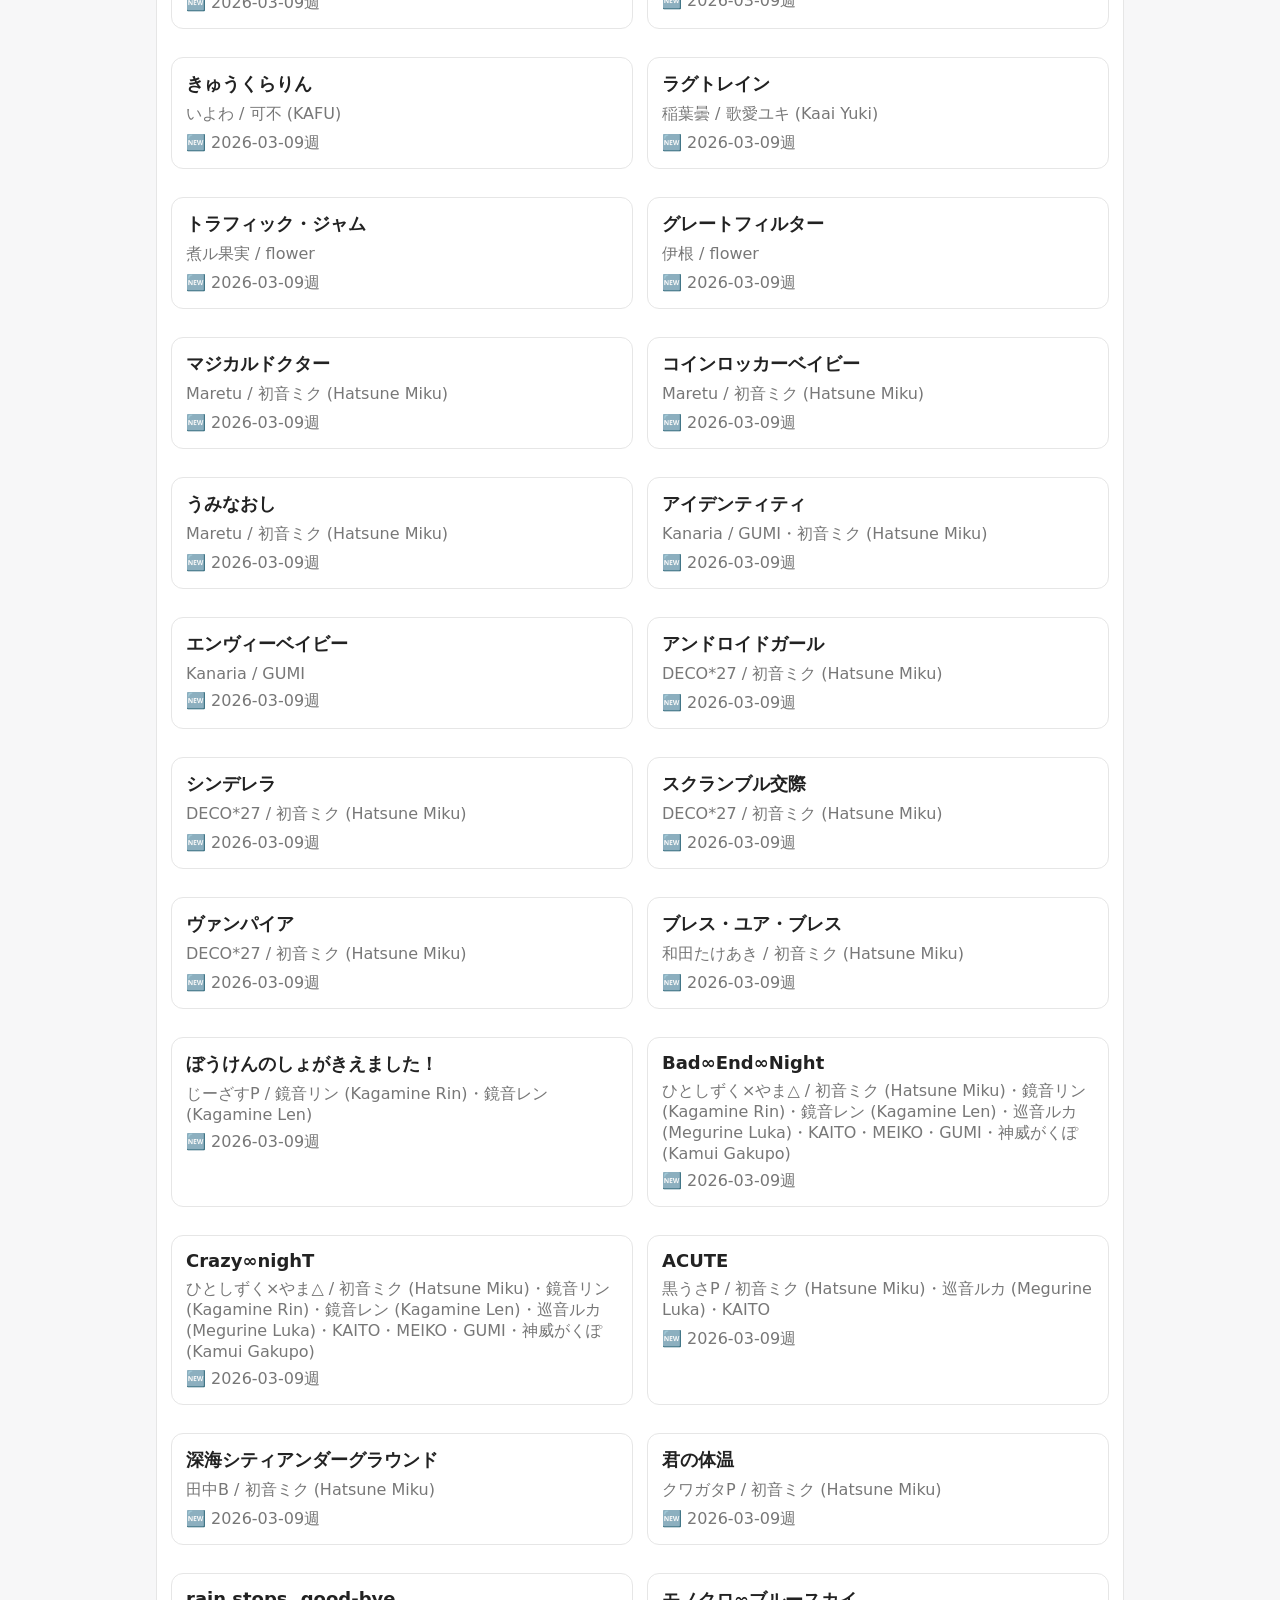
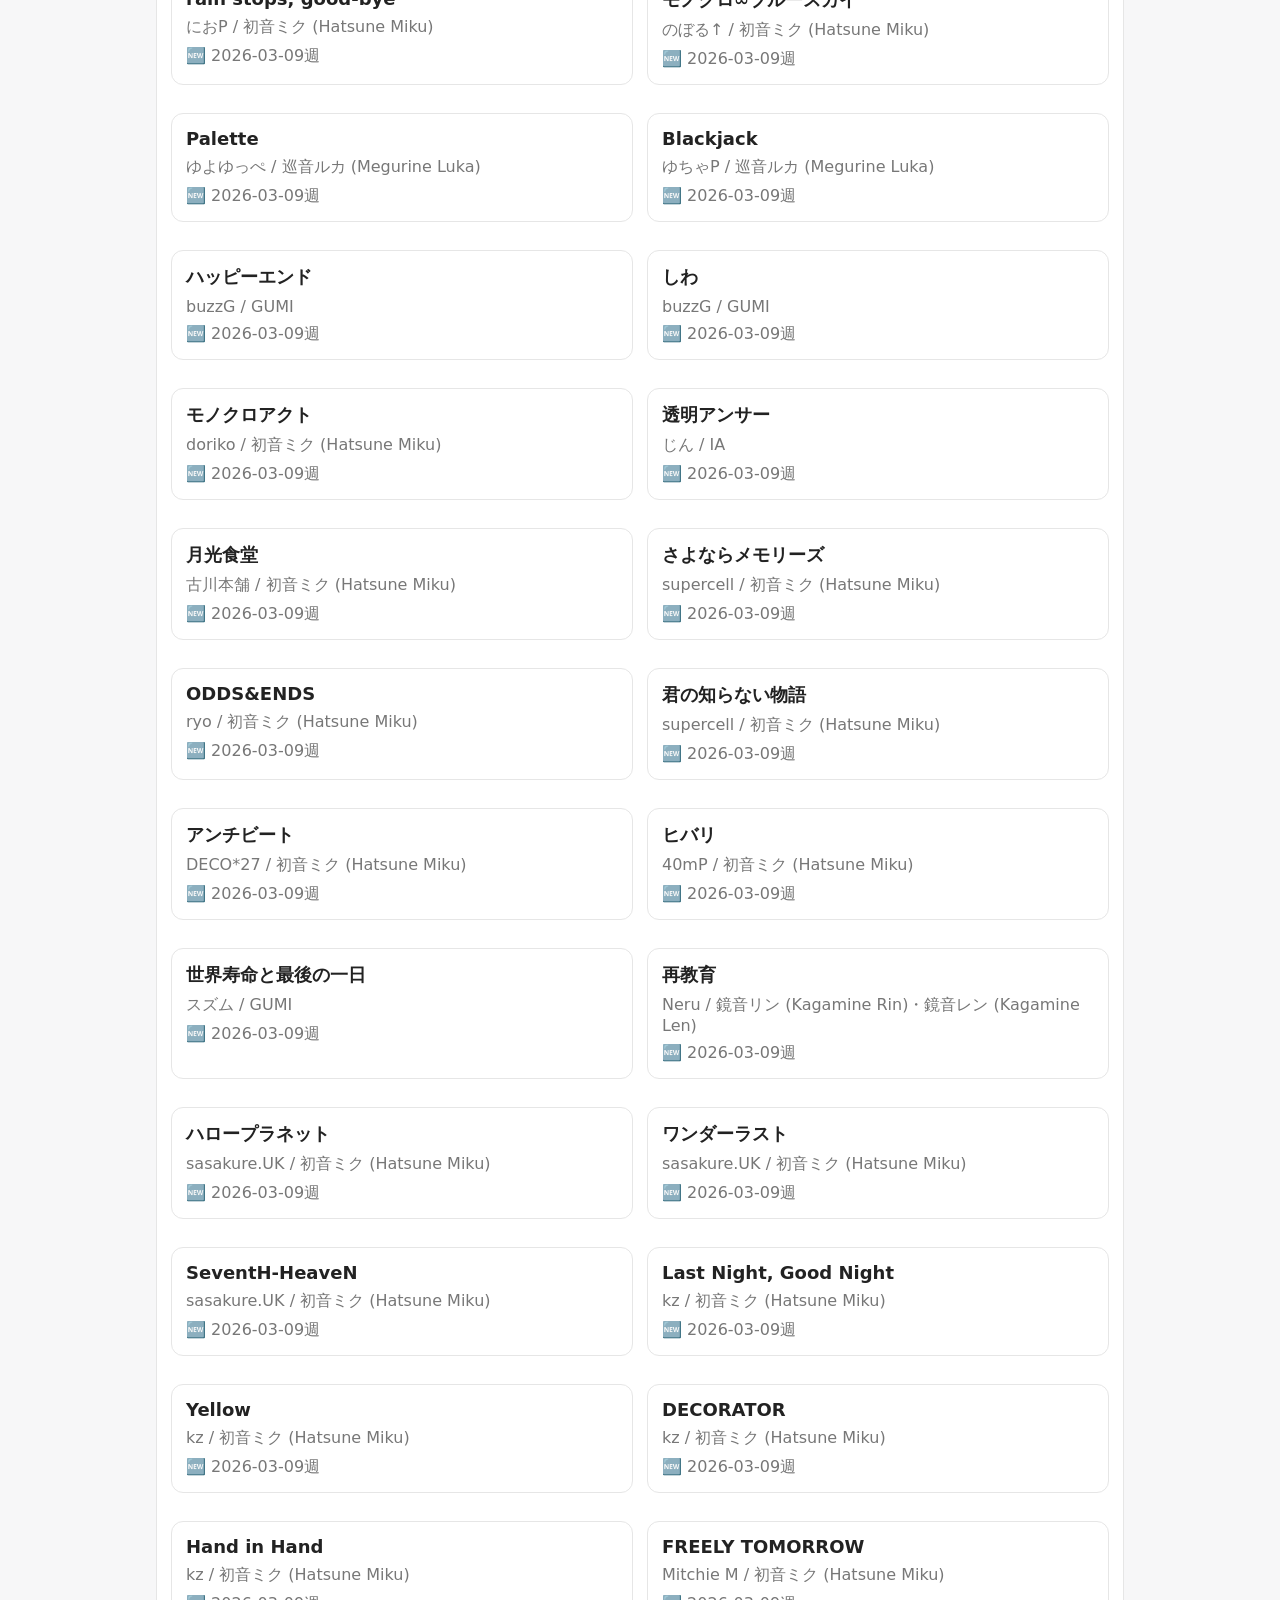
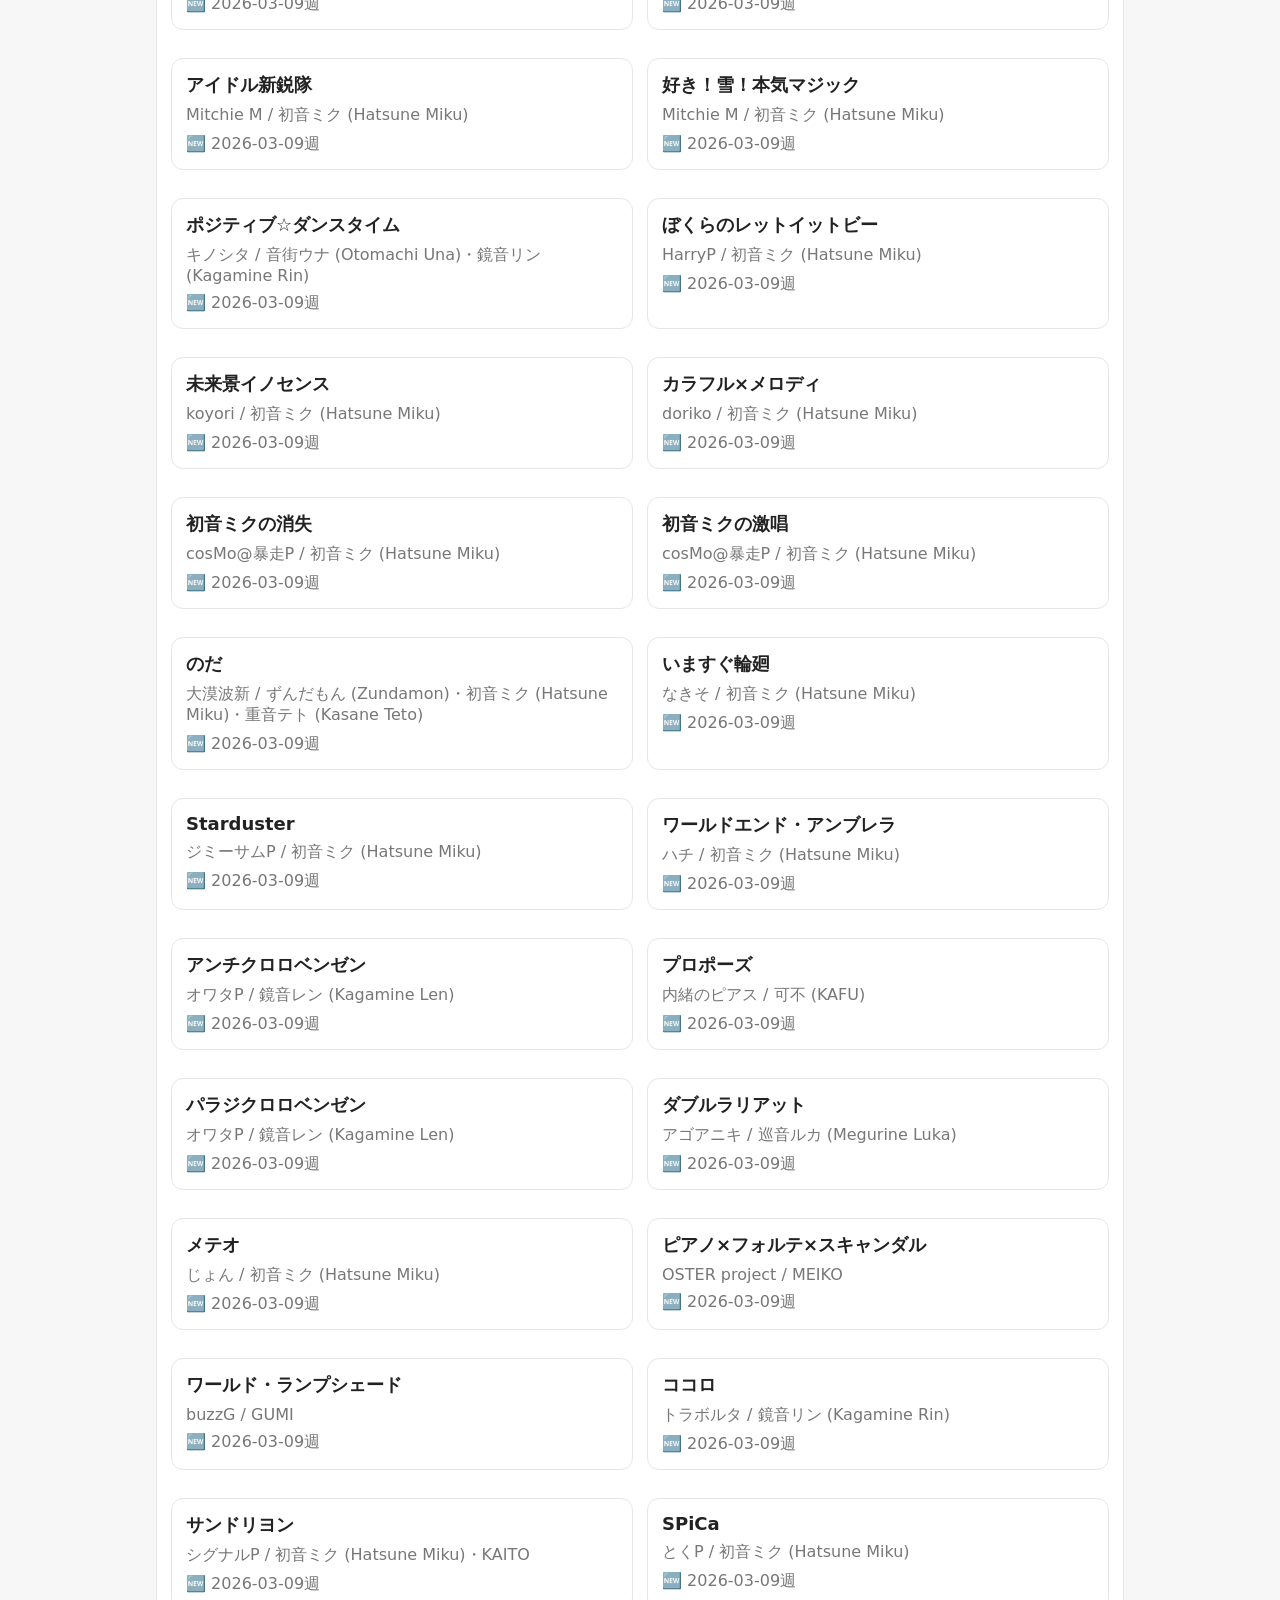
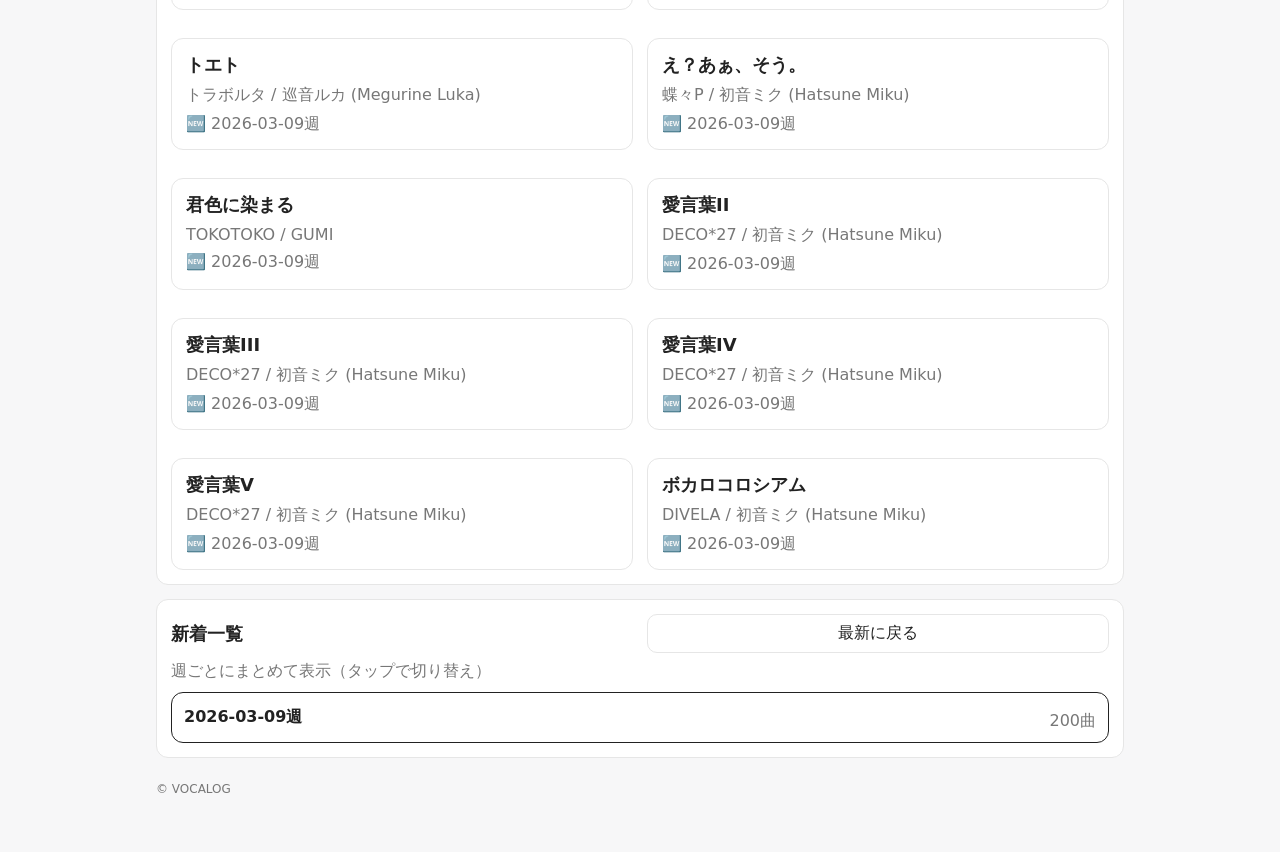
<file: new.html>
<!doctype html>
<html lang="ja" data-theme="light">
<head>
  <meta charset="utf-8" />
  <meta name="viewport" content="width=device-width, initial-scale=1" />
  <title>新着 - VOCALOG</title>
  <link rel="stylesheet" href="./styles.css" />
</head>
<body>
  <div id="header"></div>

  <main class="wrap">
    <div class="card">
      <h2 class="title" style="margin:0;">新着</h2>
      <p class="muted" id="sub"></p>
    </div>

    <section class="card">
      <h3 class="title" style="margin:0;">今週のおすすめ</h3>
      <p class="muted">今週追加の中からピックアップ</p>
      <div id="weeklyPicks" class="grid"></div>
    </section>

    <section class="card">
      <h3 class="title" style="margin:0;">今週追加</h3>
      <p class="muted" id="weekCount"></p>
      <div id="weekList" class="grid"></div>
    </section>

    <section class="card">
      <div class="row" style="align-items:center;">
        <h3 class="title" style="margin:0;">新着一覧</h3>
        <a class="btn" id="backToLatest" href="./new.html" style="text-align:center; text-decoration:none;">最新に戻る</a>
      </div>
      <p class="muted">週ごとにまとめて表示（タップで切り替え）</p>
      <div id="archive" class="list"></div>
    </section>

    <div class="footer">© VOCALOG</div>
  </main>

  <script src="./theme.js"></script>
  <script type="module" src="./new.js"></script>
</body>
</html>
</file>
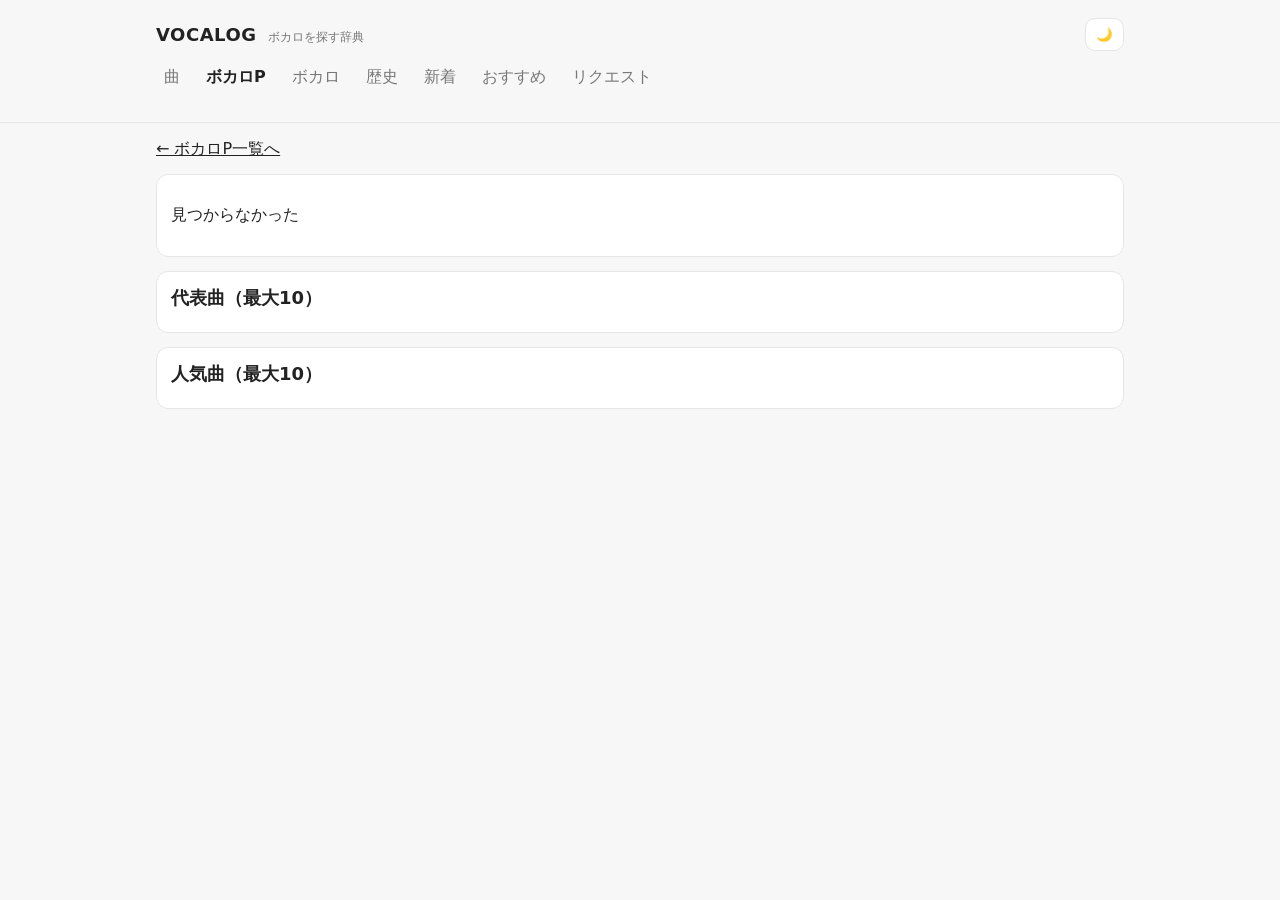
<file: producer.html>
<!doctype html>
<html lang="ja" data-theme="light">
<head>
  <meta charset="utf-8" />
  <meta name="viewport" content="width=device-width, initial-scale=1" />
  <title>ボカロP - VOCALOG</title>
  <link rel="stylesheet" href="./styles.css" />
</head>
<body>
  <div id="header"></div>

  <main class="wrap">
    <a class="link" href="./producers.html">← ボカロP一覧へ</a>
    <div id="content" class="card"></div>

    <div class="card">
      <h2 class="title">代表曲（最大10）</h2>
      <p id="songsNote" class="muted"></p>
      <div id="songs" class="grid"></div>

    </div>

    <div class="card">
      <h2 class="title">人気曲（最大10）</h2>
      <p id="popularNote" class="muted"></p>
      <div id="popularSongs" class="grid"></div>
    </div>
  </main>

  <script src="./theme.js"></script>
  <script type="module" src="./producer.js"></script>
</body>
</html>
</file>
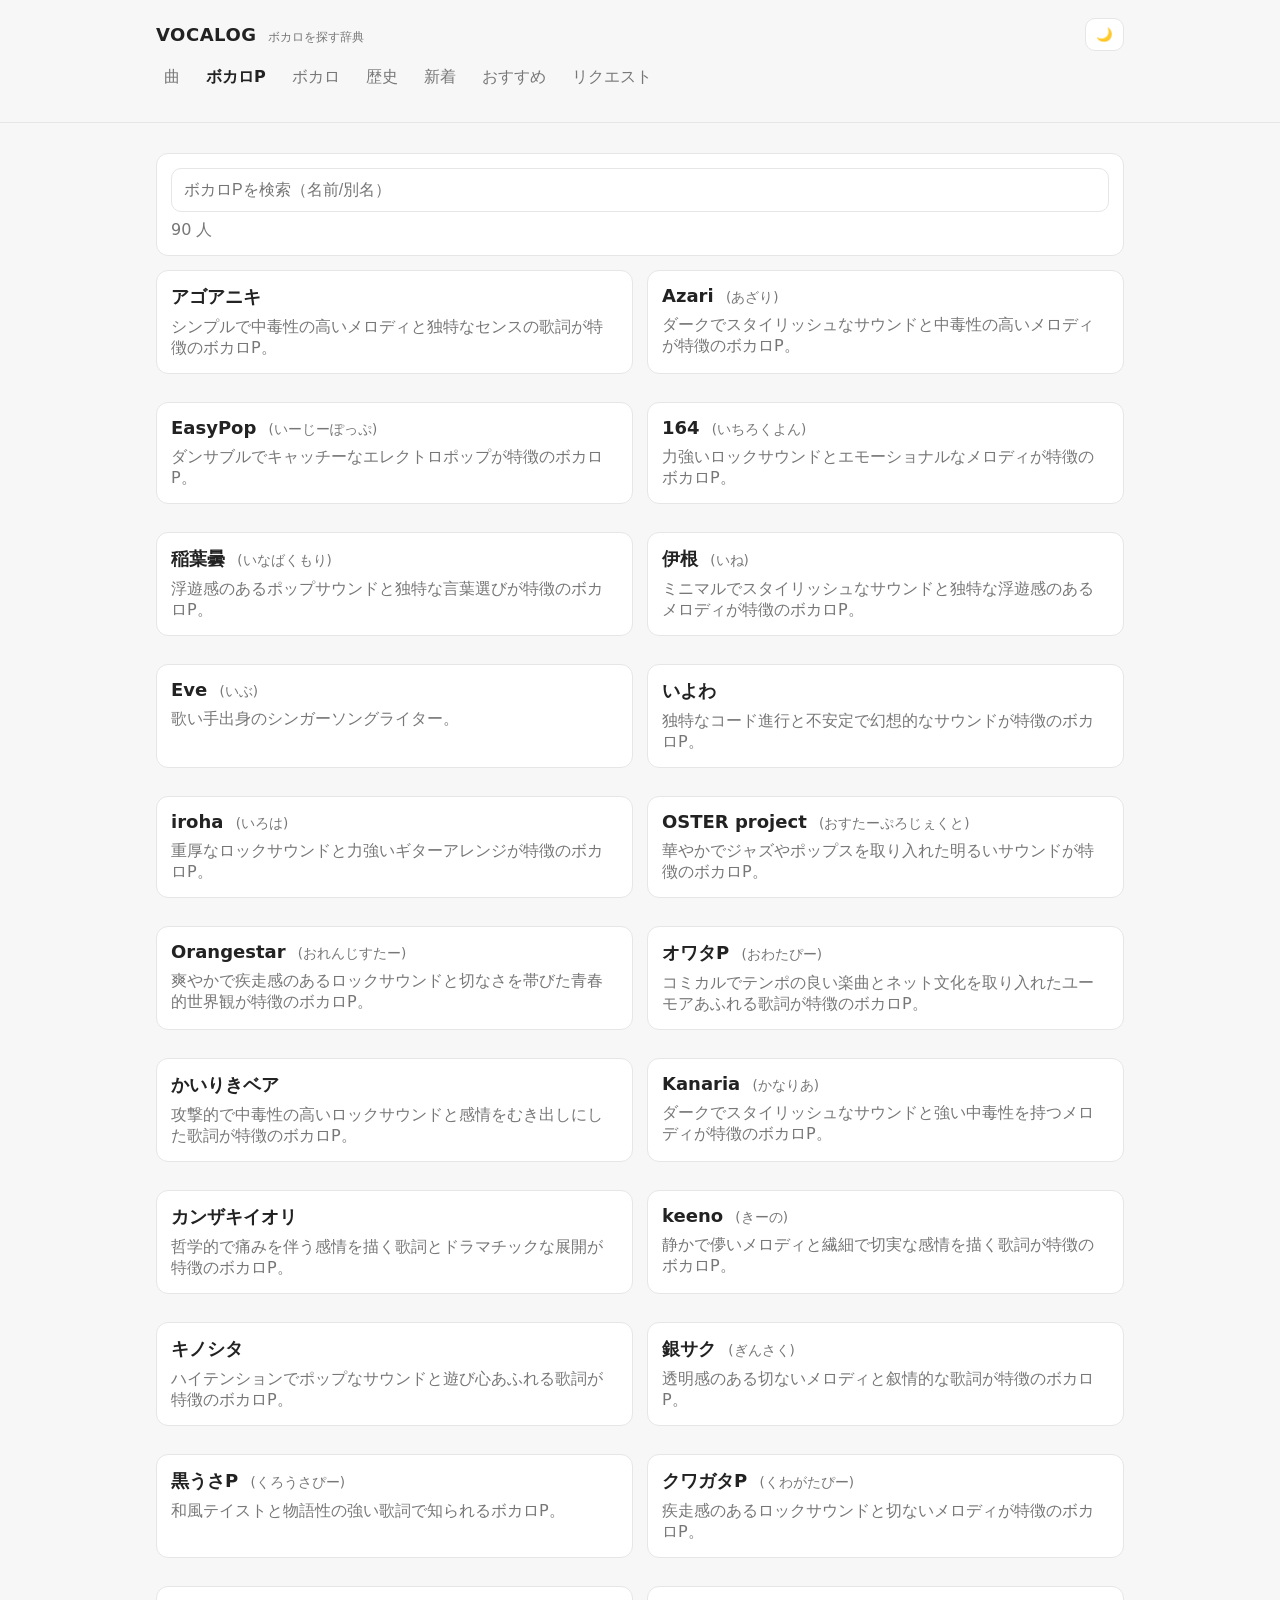
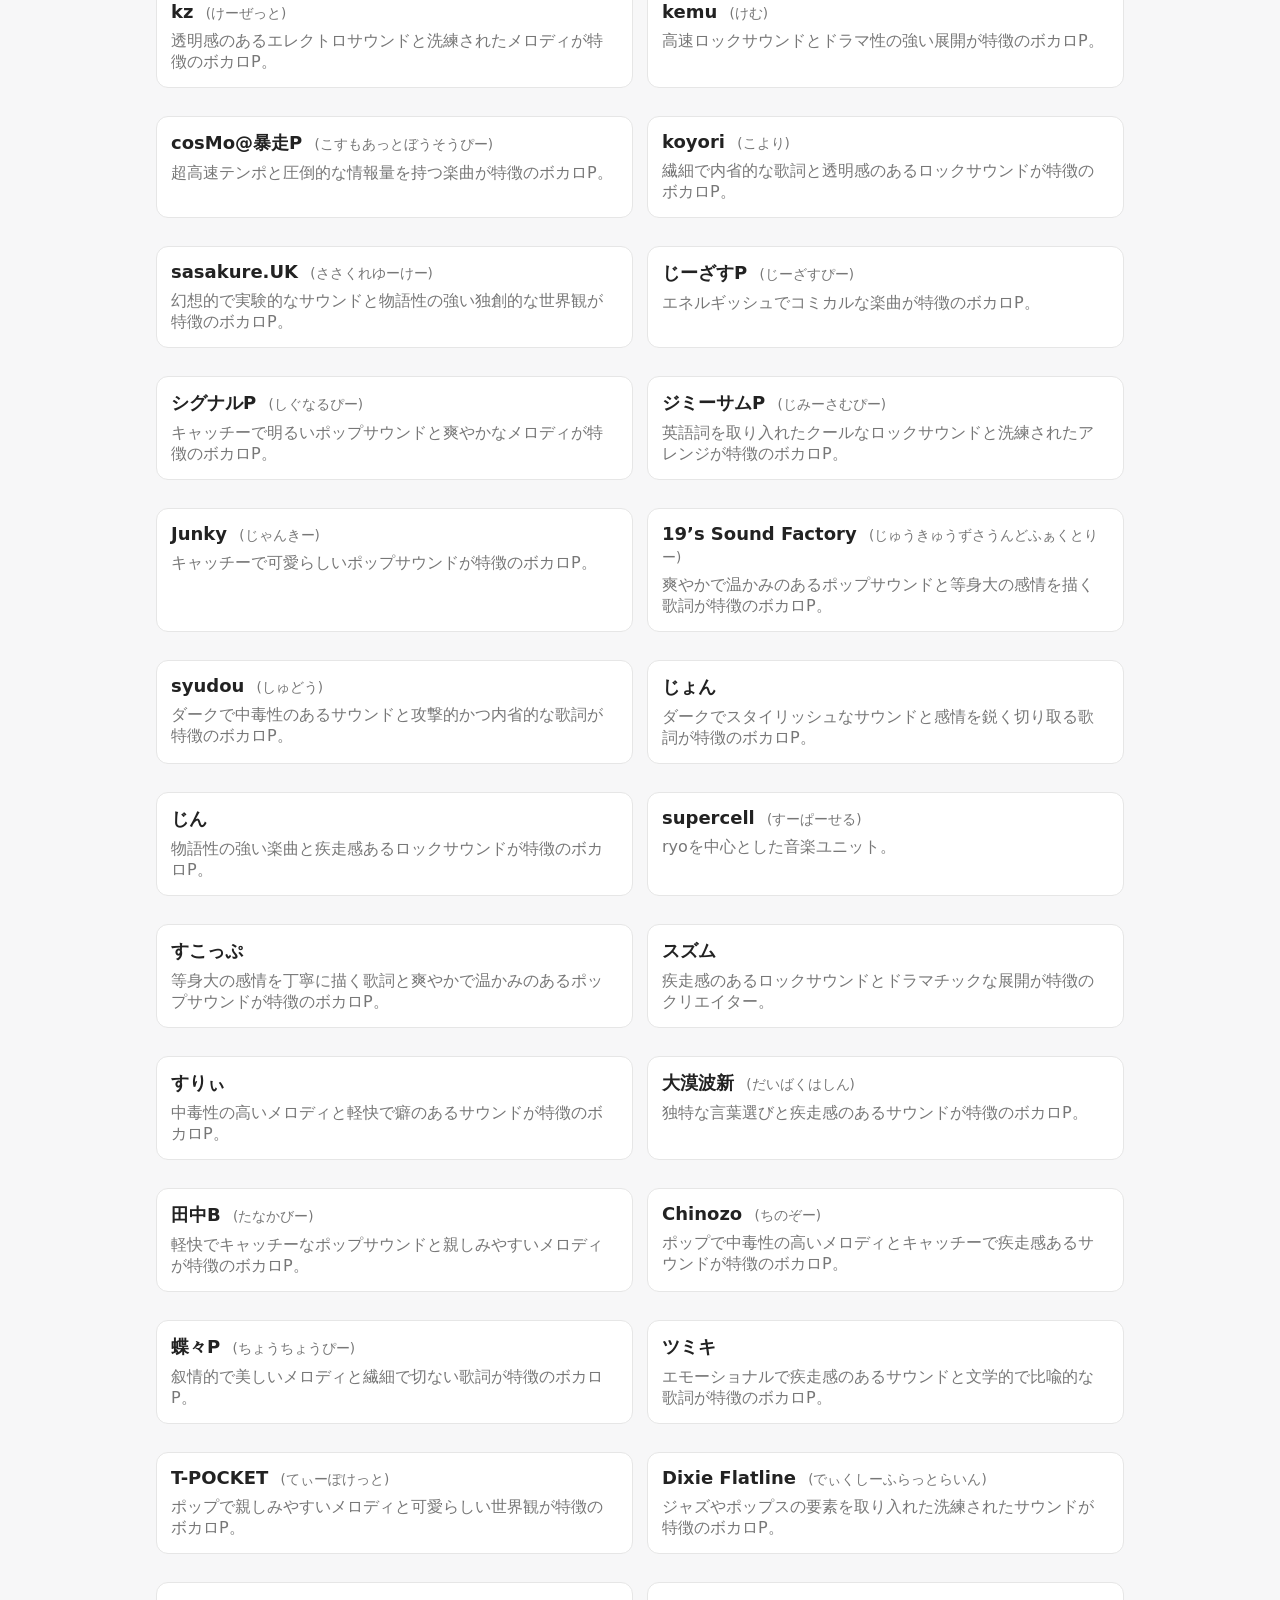
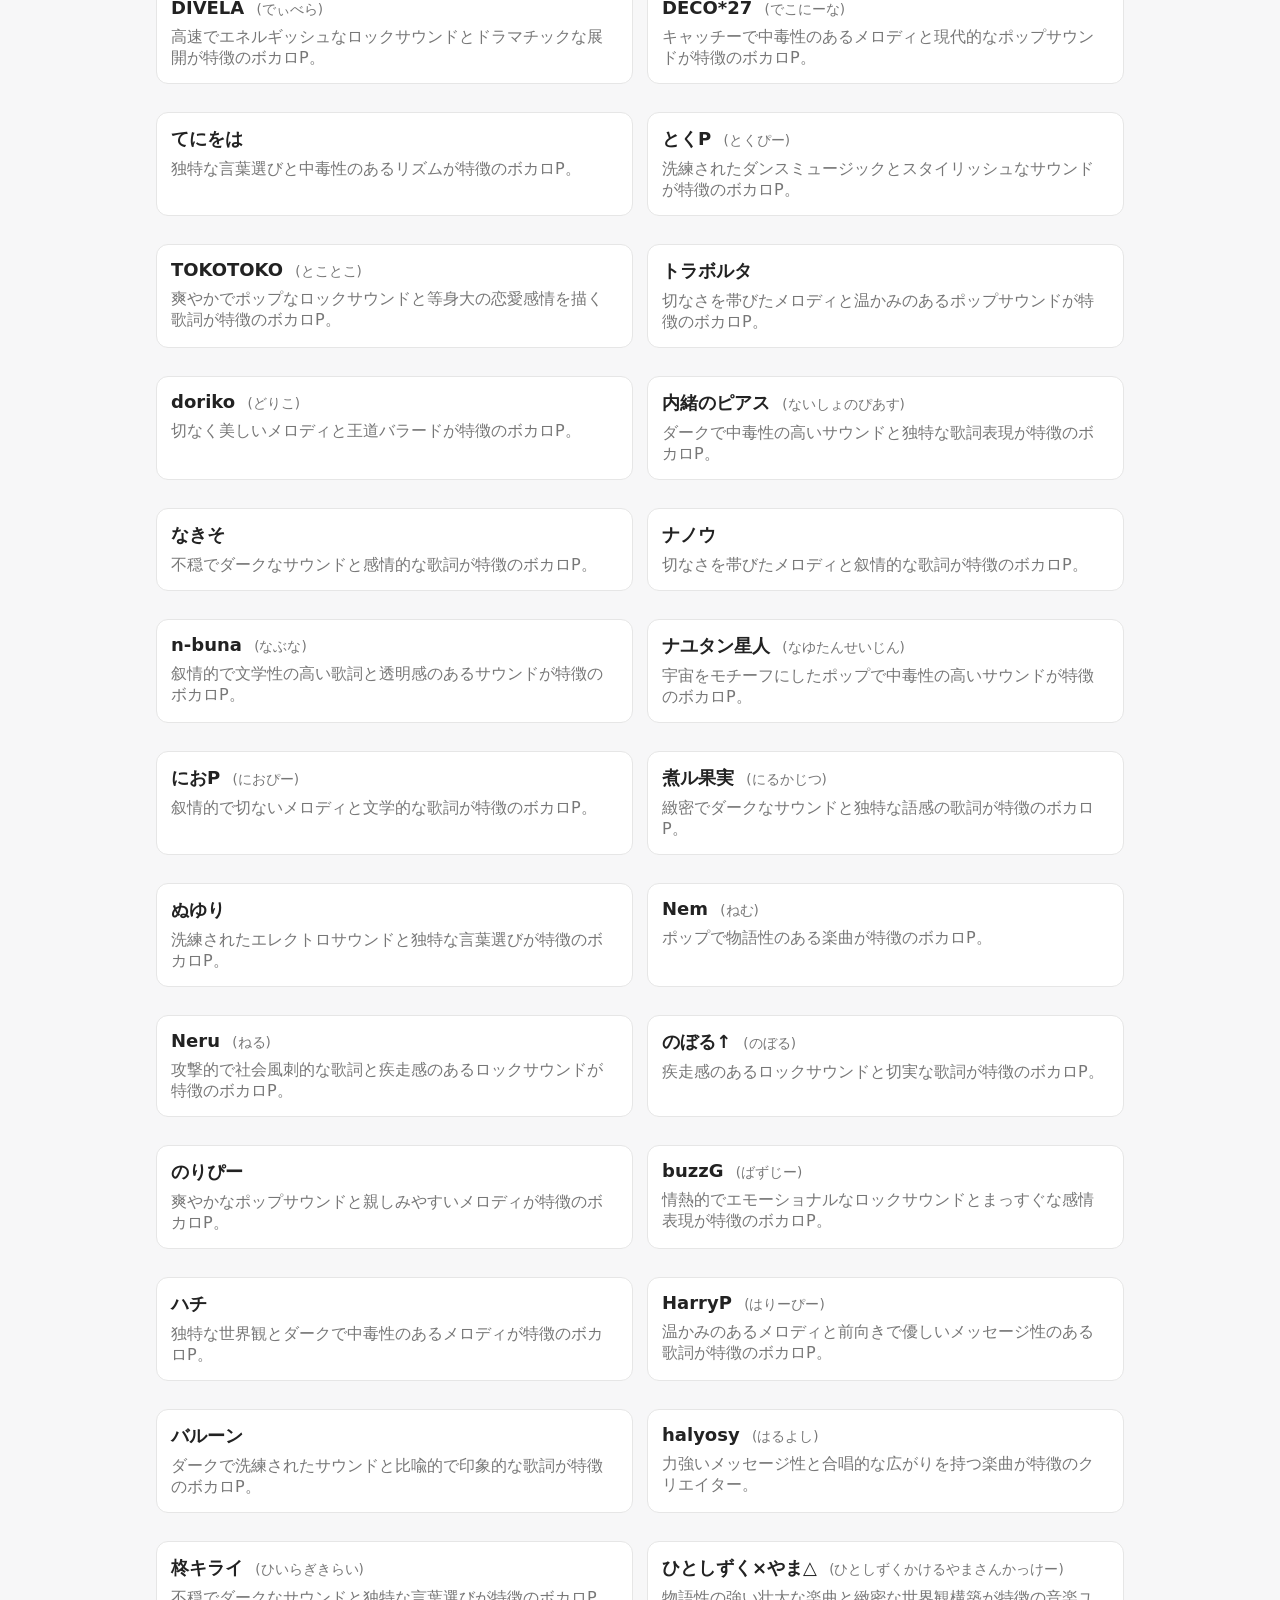
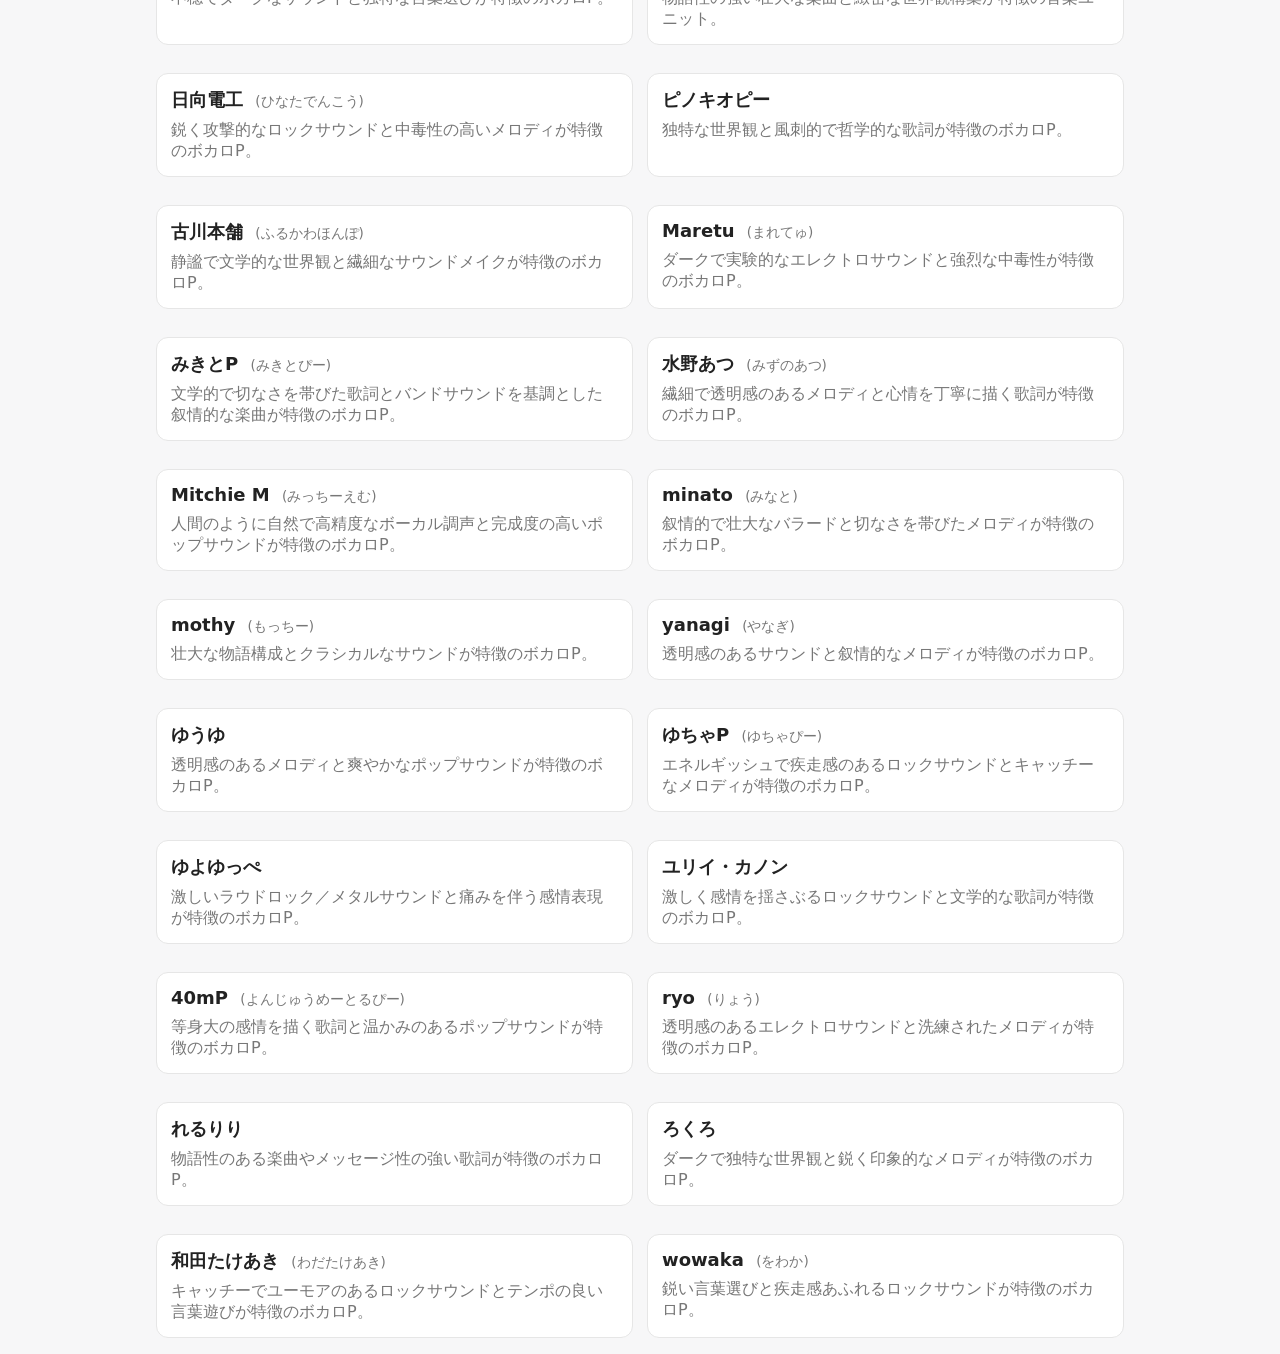
<file: producers.html>
<!doctype html>
<html lang="ja" data-theme="light">
<head>
  <meta charset="utf-8" />
  <meta name="viewport" content="width=device-width, initial-scale=1" />
  <title>ボカロP - VOCALOG</title>
  <link rel="stylesheet" href="./styles.css" />
</head>
<body>
  <div id="header"></div>

  <main class="wrap">
    <div class="card">
      <input id="q" class="input" placeholder="ボカロPを検索（名前/別名）" />
      <p class="muted" id="count"></p>
    </div>
    <div id="list" class="grid"></div>
  </main>

  <script src="./theme.js"></script>
  <script type="module" src="./producers.js"></script>
</body>
</html>
</file>
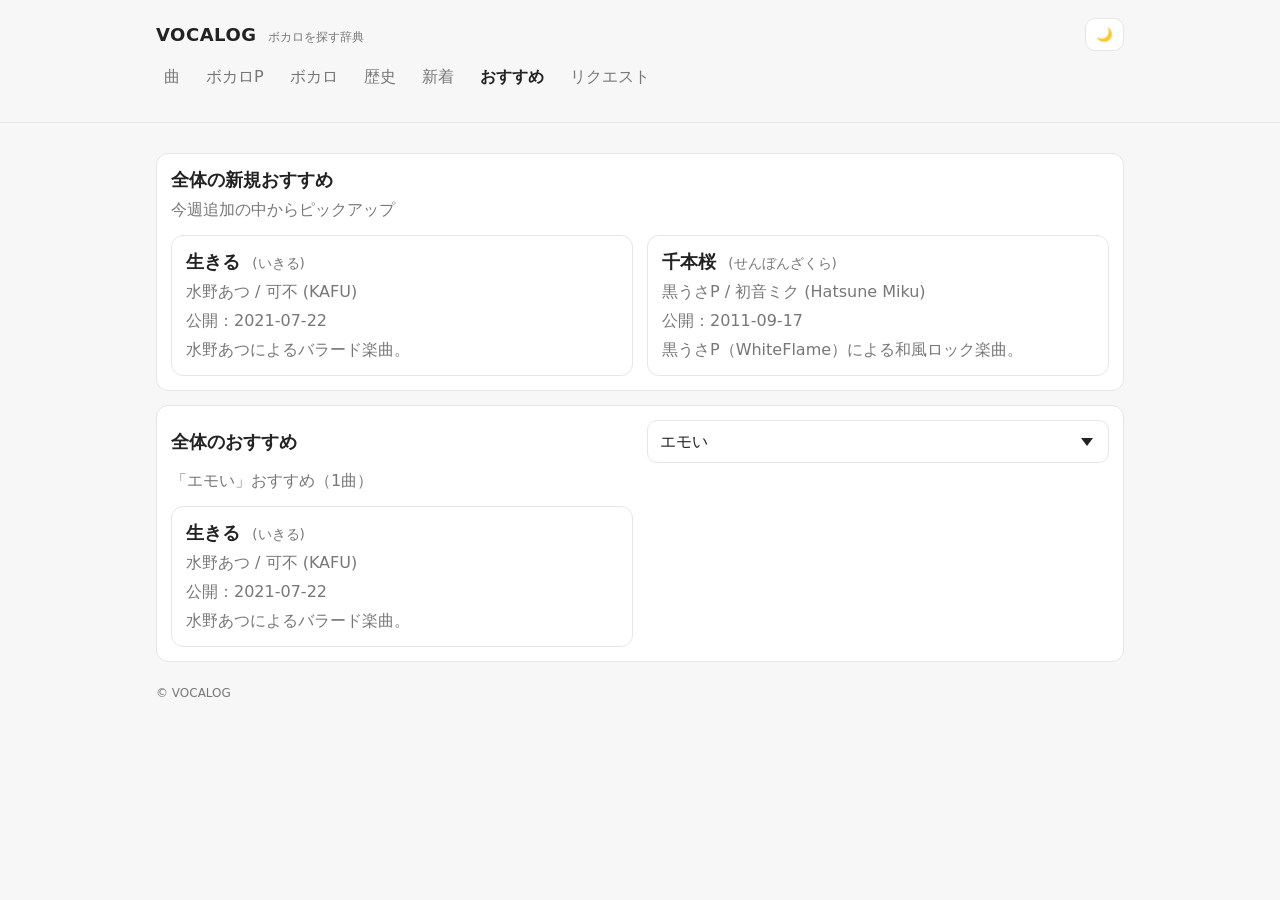
<file: recommend.html>
<!doctype html>
<html lang="ja" data-theme="light">
<head>
  <meta charset="utf-8" />
  <meta name="viewport" content="width=device-width, initial-scale=1" />
  <title>おすすめ - VOCALOG</title>
  <link rel="stylesheet" href="./styles.css" />
</head>
<body>
  <div id="header"></div>

  <main class="wrap">
    <section class="card">
      <h3 class="title" style="margin:0;">全体の新規おすすめ</h3>
      <p class="muted">今週追加の中からピックアップ</p>
      <div id="weeklyPicks" class="grid"></div>
    </section>

    <section class="card">
      <div class="row" style="align-items:center;">
        <h3 class="title" style="margin:0;">全体のおすすめ</h3>
        <select id="recTag">
          <option value="" disabled selected hidden>タグを選択</option>
        </select>
      </div>
      <p class="muted" id="tagHint">タグを選ぶと10曲表示</p>
      <div id="tagList" class="grid"></div>
    </section>

    <div class="footer">© VOCALOG</div>
  </main>

  <script src="./theme.js"></script>
  <script type="module" src="./recommend.js"></script>
</body>
</html>
</file>
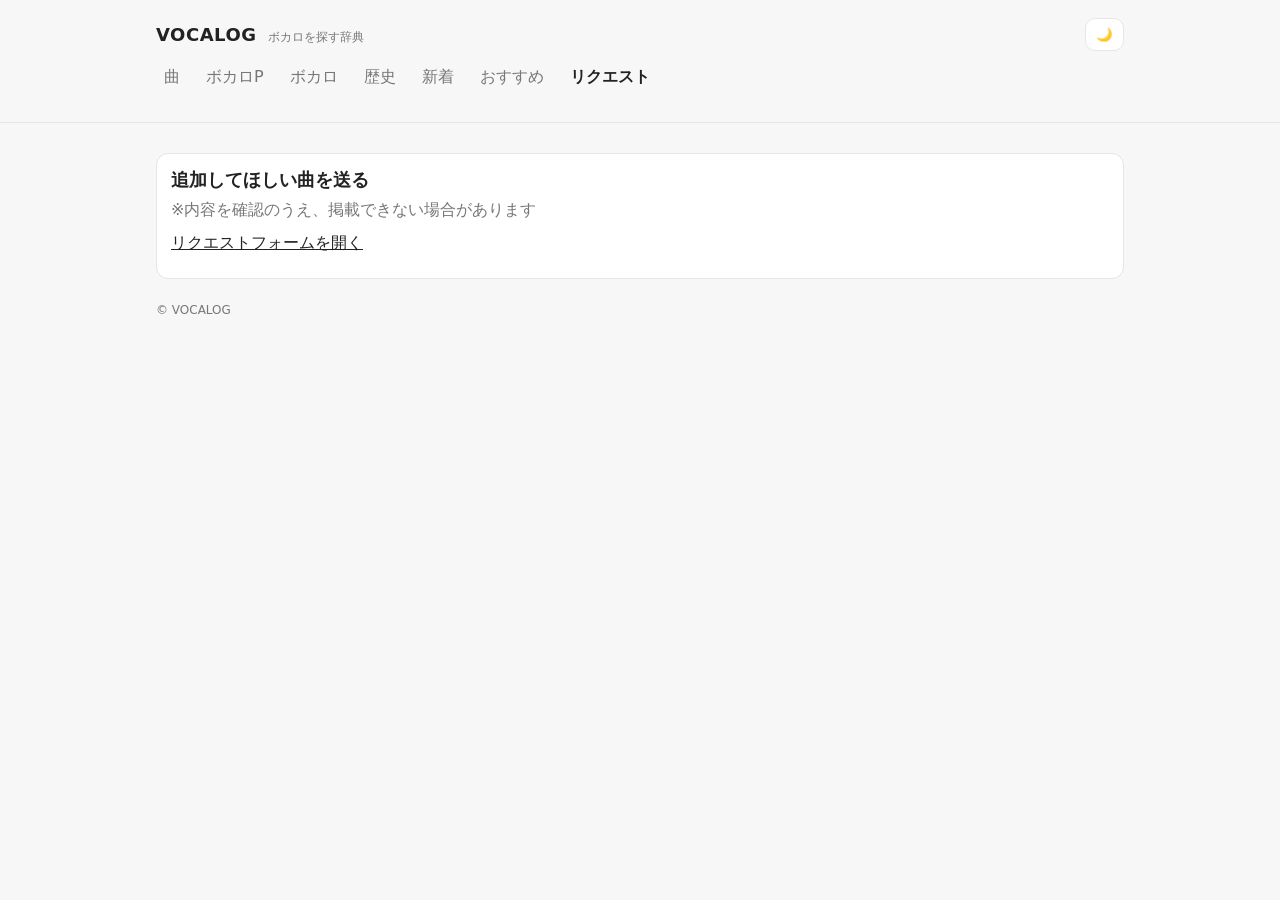
<file: request.html>
<!doctype html>
<html lang="ja" data-theme="light">
<head>
  <meta charset="utf-8" />
  <meta name="viewport" content="width=device-width, initial-scale=1" />
  <title>リクエスト - VOCALOG</title>
  <link rel="stylesheet" href="./styles.css" />
</head>
<body>
  <div id="header"></div>

  <main class="wrap">
    <div class="card">
      <h2 class="title">追加してほしい曲を送る</h2>
      <p class="muted">※内容を確認のうえ、掲載できない場合があります</p>

      <div class="links" style="margin-top:12px;">
        <a class="link" target="_blank" rel="noopener" href="https://forms.gle/GxnaDBLykejfrMYw7">リクエストフォームを開く</a>
      </div>

    </div>

    <div class="footer">© VOCALOG</div>
  </main>

  <script src="./theme.js"></script>
  <script type="module">
    import { headerHtml } from "./app.js"
    document.getElementById("header").innerHTML = headerHtml("request")
  </script>
</body>
</html>
</file>
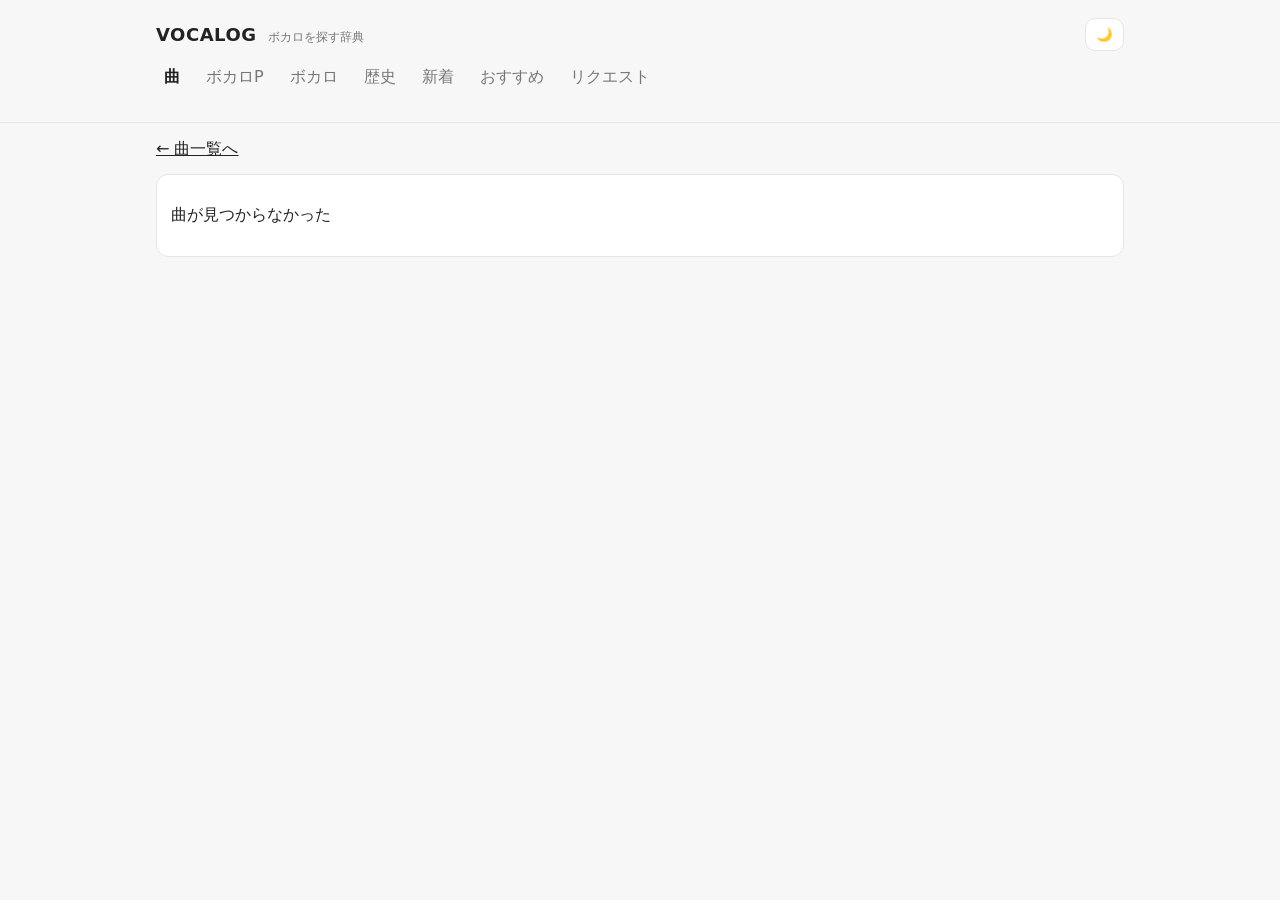
<file: song.html>
<!doctype html>
<html lang="ja" data-theme="light">
<head>
  <meta charset="utf-8" />
  <meta name="viewport" content="width=device-width, initial-scale=1" />
  <title>曲 - VOCALOG</title>
  <link rel="stylesheet" href="./styles.css" />
</head>
<body>
  <div id="header"></div>

  <main class="wrap">
    <a class="link" href="./index.html">← 曲一覧へ</a>
    <div id="content" class="card"></div>
  </main>

  <script src="./theme.js"></script>
  <script type="module" src="./song.js"></script>
</body>
</html>
</file>
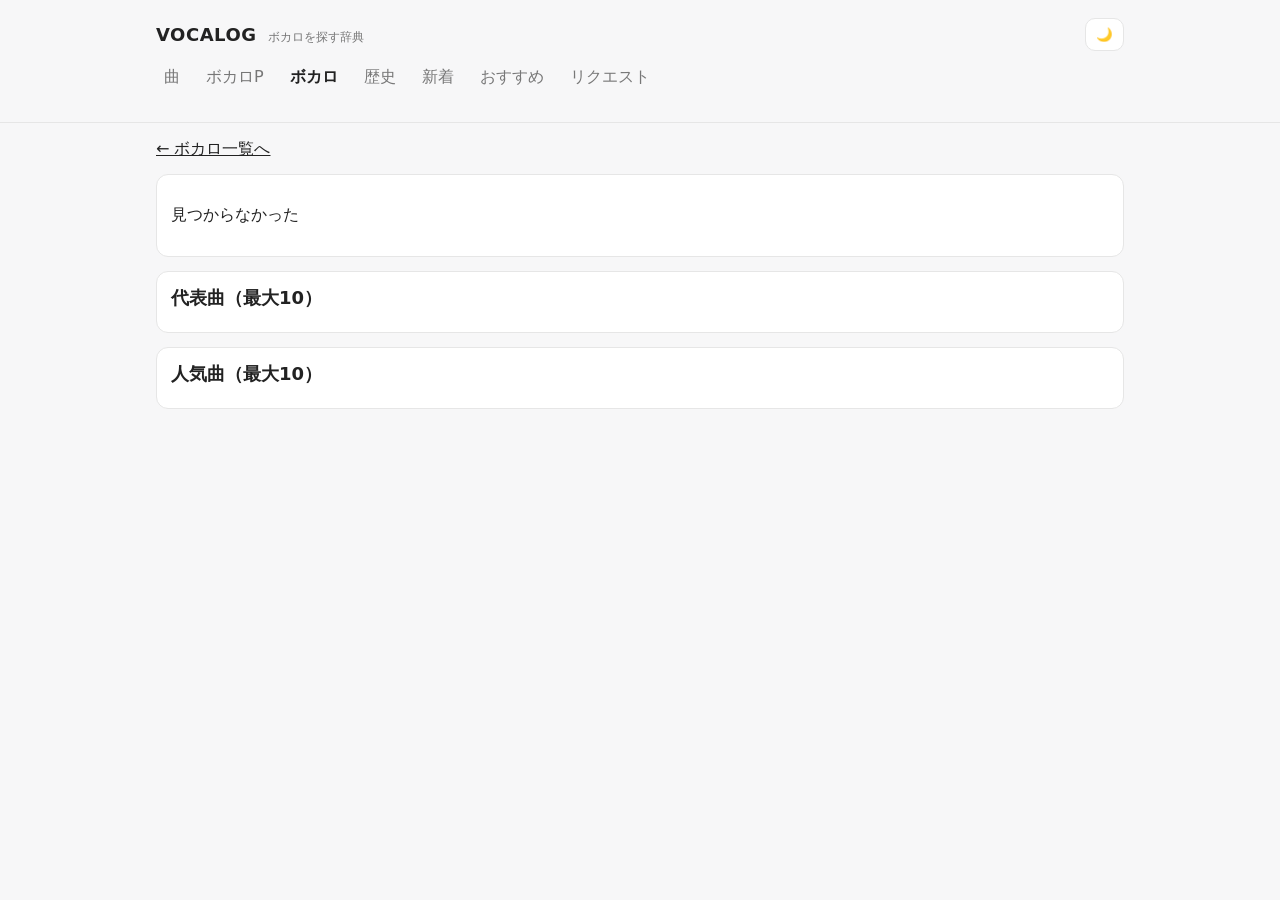
<file: vocal.html>
<!doctype html>
<html lang="ja" data-theme="light">
<head>
  <meta charset="utf-8" />
  <meta name="viewport" content="width=device-width, initial-scale=1" />
  <title>ボカロ - VOCALOG</title>
  <link rel="stylesheet" href="./styles.css" />
</head>
<body>
  <div id="header"></div>

  <main class="wrap">
    <a class="link" href="./vocals.html">← ボカロ一覧へ</a>
    <div id="content" class="card"></div>

    <div class="card">
      <h2 class="title">代表曲（最大10）</h2>
      <p id="songsNote" class="muted"></p>
      <div id="songs" class="grid"></div>

    </div>

    <div class="card">
      <h2 class="title">人気曲（最大10）</h2>
      <p id="popularNote" class="muted"></p>
      <div id="popularSongs" class="grid"></div>
    </div>
  </main>

  <script src="./theme.js"></script>
  <script type="module" src="./vocal.js"></script>
</body>
</html>
</file>
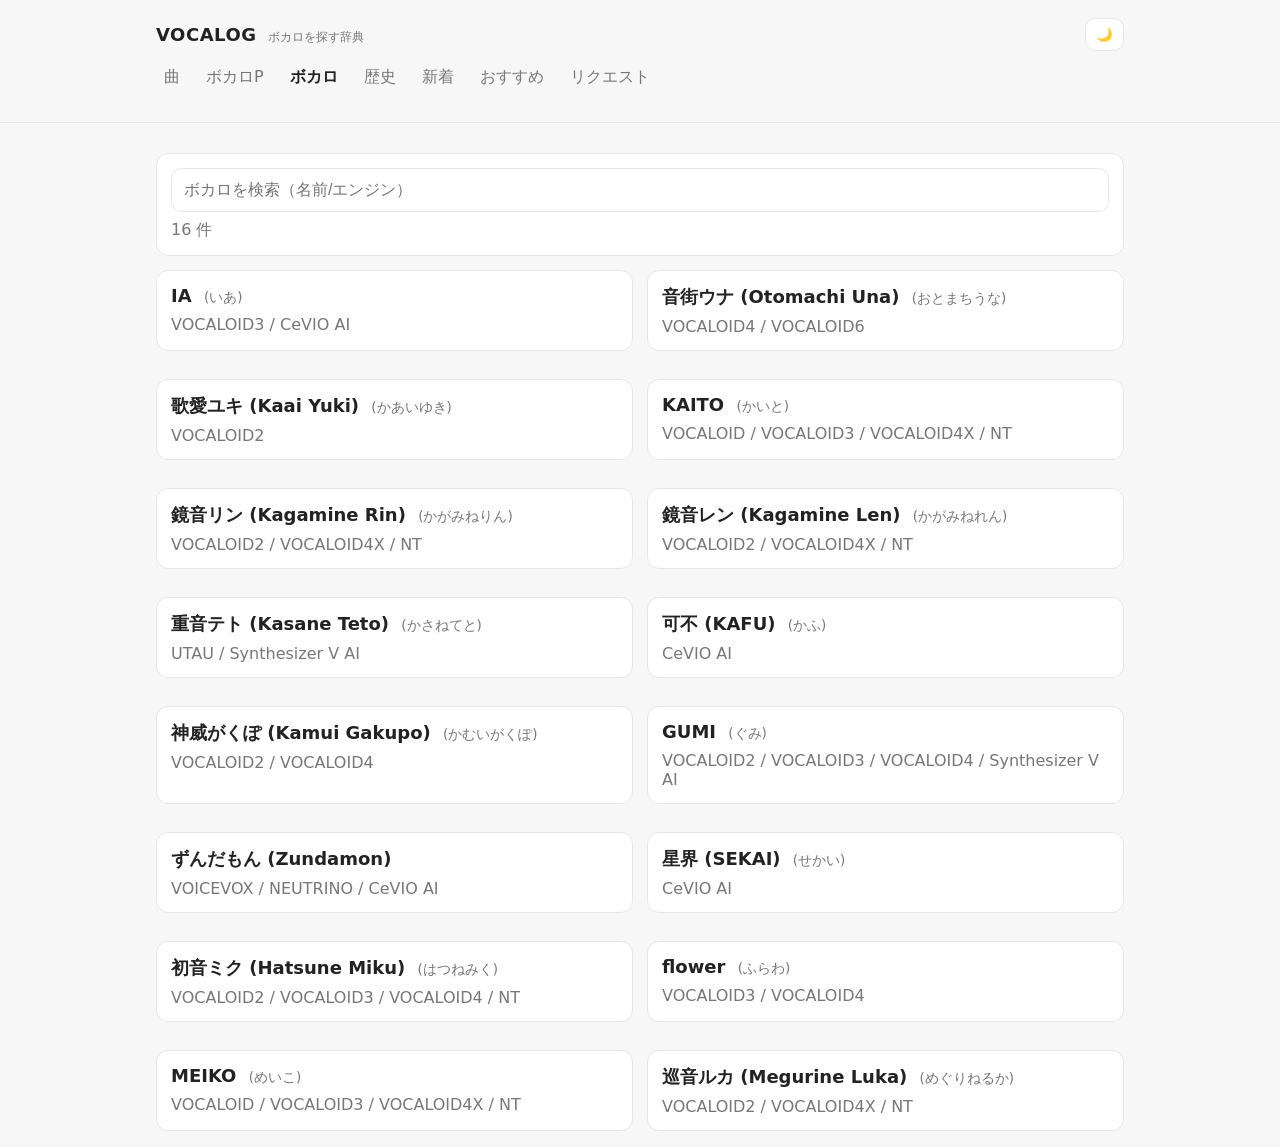
<file: vocals.html>
<!doctype html>
<html lang="ja" data-theme="light">
<head>
  <meta charset="utf-8" />
  <meta name="viewport" content="width=device-width, initial-scale=1" />
  <title>ボカロ - VOCALOG</title>
  <link rel="stylesheet" href="./styles.css" />
</head>
<body>
  <div id="header"></div>

  <main class="wrap">
    <div class="card">
      <input id="q" class="input" placeholder="ボカロを検索（名前/エンジン）" />
      <p class="muted" id="count"></p>
    </div>
    <div id="list" class="grid"></div>
  </main>

  <script src="./theme.js"></script>
  <script type="module" src="./vocals.js"></script>
</body>
</html>
</file>
<file: styles.css>
:root{
  --bg:#f7f7f8;
  --card:#ffffff;
  --text:#222;
  --muted:#777;
  --border:#e6e6e6;
  --link:#222;
}

[data-theme="dark"]{
  --bg:#121212;
  --card:#1e1e1e;
  --text:#eaeaea;
  --muted:#b5b5b5;
  --border:#2a2a2a;
  --link:#eaeaea;
}

*{ box-sizing:border-box; }
body{
  margin:0;
  background:var(--bg);
  color:var(--text);
  font-family: system-ui, -apple-system, "Noto Sans JP", sans-serif;
}

.wrap{ max-width:1000px; margin:0 auto; padding:16px; }

.header{
  position:sticky; top:0;
  background:var(--bg);
  border-bottom:1px solid var(--border);
  z-index:10;
}
.headerRow{ display:flex; align-items:center; justify-content:space-between; gap:10px; }

.brand{ display:flex; gap:12px; align-items:baseline; text-decoration:none; color:inherit; }
.logo{ margin:8px 0; font-size:18px; letter-spacing:.5px; }
.sub{ color:var(--muted); font-size:12px; }

.nav{
  display:flex;
  gap:10px;
  flex-wrap:wrap;
  margin:8px 0 12px;
  row-gap:8px;
}
.nav a{
  text-decoration:none; color:var(--muted);
  padding:6px 8px; border-radius:10px;
}
.nav a:hover{ background:var(--card); color:var(--text); }

.btn{
  border:1px solid var(--border);
  background:var(--card);
  color:var(--text);
  border-radius:10px;
  padding:8px 10px;
  cursor:pointer;
}

.card{
  background:var(--card);
  border:1px solid var(--border);
  border-radius:12px;
  padding:14px;
  margin-top:14px;
}

.input, select, textarea{
  width:100%;
  padding:12px 12px;
  border:1px solid var(--border);
  background:var(--card);
  color:var(--text);
  border-radius:10px;
  font-size:16px;
}
textarea{ min-height:120px; resize:vertical; }

.row{ display:flex; gap:10px; flex-wrap:wrap; align-items:center; }
.row > *{ flex:1; min-width:160px; }

.grid{ display:grid; grid-template-columns:1fr; gap:14px; }
@media (min-width:900px){ .grid{ grid-template-columns:1fr 1fr; } }

.cardLink{ text-decoration:none; color:inherit; display:block; }
.title{ margin:0 0 6px; font-size:18px; }
.muted{ color:var(--muted); margin:8px 0 0; }

.tags{ display:flex; flex-wrap:wrap; gap:6px; margin:10px 0; }
.tag{
  border:1px solid var(--border);
  padding:4px 8px;
  border-radius:999px;
  font-size:12px;
  color:var(--muted);
}

.links{ display:flex; gap:10px; flex-wrap:wrap; margin:10px 0; }
.link{ color:var(--link); text-decoration:underline; }

iframe{ width:100%; aspect-ratio:16/9; border:0; border-radius:10px; }

.footer{ margin:24px 0 40px; color:var(--muted); font-size:12px; }
.notice{
  padding:12px;
  border:1px dashed var(--border);
  border-radius:12px;
  margin-top:14px;
  color:var(--muted);
}

.reading{
  font-size: 0.75em;
  color: var(--muted);
  margin-left: 6px;
  font-weight: normal;
}

.list{ display:flex; flex-direction:column; gap:10px; margin-top:10px; }

.archiveItem{
  display:flex;
  justify-content:space-between;
  align-items:center;
  padding:10px 12px;
  border:1px solid var(--border);
  border-radius:12px;
  text-decoration:none;
  color:inherit;
  background:transparent;
}
.archiveItem:hover{ background:var(--card); }

.archiveItem.active{
  background:var(--card);
  border-color: var(--text);
}

.archiveTitle{ font-weight:600; }

.repCard{
  border:2px solid var(--border);
  box-shadow:0 8px 24px rgba(0,0,0,.06);
}

.popularCard{
  border:1px dashed var(--border);
}

.dateLabel{
  font-variant-numeric: tabular-nums;
}

.songTitleLine .title.songTitle{
  display:flex;
  align-items:baseline;
  flex-wrap:wrap;
  gap:8px;
}

.songTitleLine .songTitleText{
  font-weight:800;
}

.songTitleLine .titleArrow{
  color:var(--muted);
  font-weight:600;
}

.songTitleLine .songBadges .pill{
  margin-left:0;
}

::-webkit-scrollbar {
  width: 8px;
}

::-webkit-scrollbar-track {
  background: var(--bg);
}

::-webkit-scrollbar-thumb {
  background: #d6d6d6;
  border-radius: 10px;
  border: 2px solid var(--bg);
}

::-webkit-scrollbar-thumb:hover {
  background: #bcbcbc;
}

[data-theme="dark"] ::-webkit-scrollbar-track {
  background: var(--bg);
}

[data-theme="dark"] ::-webkit-scrollbar-thumb {
  background: #2f3540;
  border-radius: 10px;
  border: 2px solid var(--bg);
}

[data-theme="dark"] ::-webkit-scrollbar-thumb:hover {
  background: #3b4350;
}

* {
  scrollbar-width: thin;
  scrollbar-color: var(--border) var(--bg);
}

[data-theme="dark"] * {
  scrollbar-color: #2f3540 var(--bg);
}

.selectWrap{
  position: relative;
  flex: 1;
  min-width: 160px;
}

.selectWrap select{
  width: 100%;
  padding: 12px;
  padding-right: 44px;
  appearance: none;
  -webkit-appearance: none;
  -moz-appearance: none;
  background: var(--card);
  background-image: none !important;
  color: var(--text);
  border: 1px solid var(--border);
  border-radius: 10px;
  font-size: 16px;
}

.selectWrap::after{
  content: "";
  position: absolute;
  right: 16px;
  top: 50%;
  transform: translateY(-50%);
  border-left: 6px solid transparent;
  border-right: 6px solid transparent;
  border-top: 8px solid var(--text);
  pointer-events: none;
}

select::-ms-expand {
  display: none;
}

.row{
  display:grid;
  grid-template-columns:1fr;
  gap:14px;
}

@media (min-width:900px){
  .row{
    grid-template-columns:1fr 1fr;
  }
}
</file>
